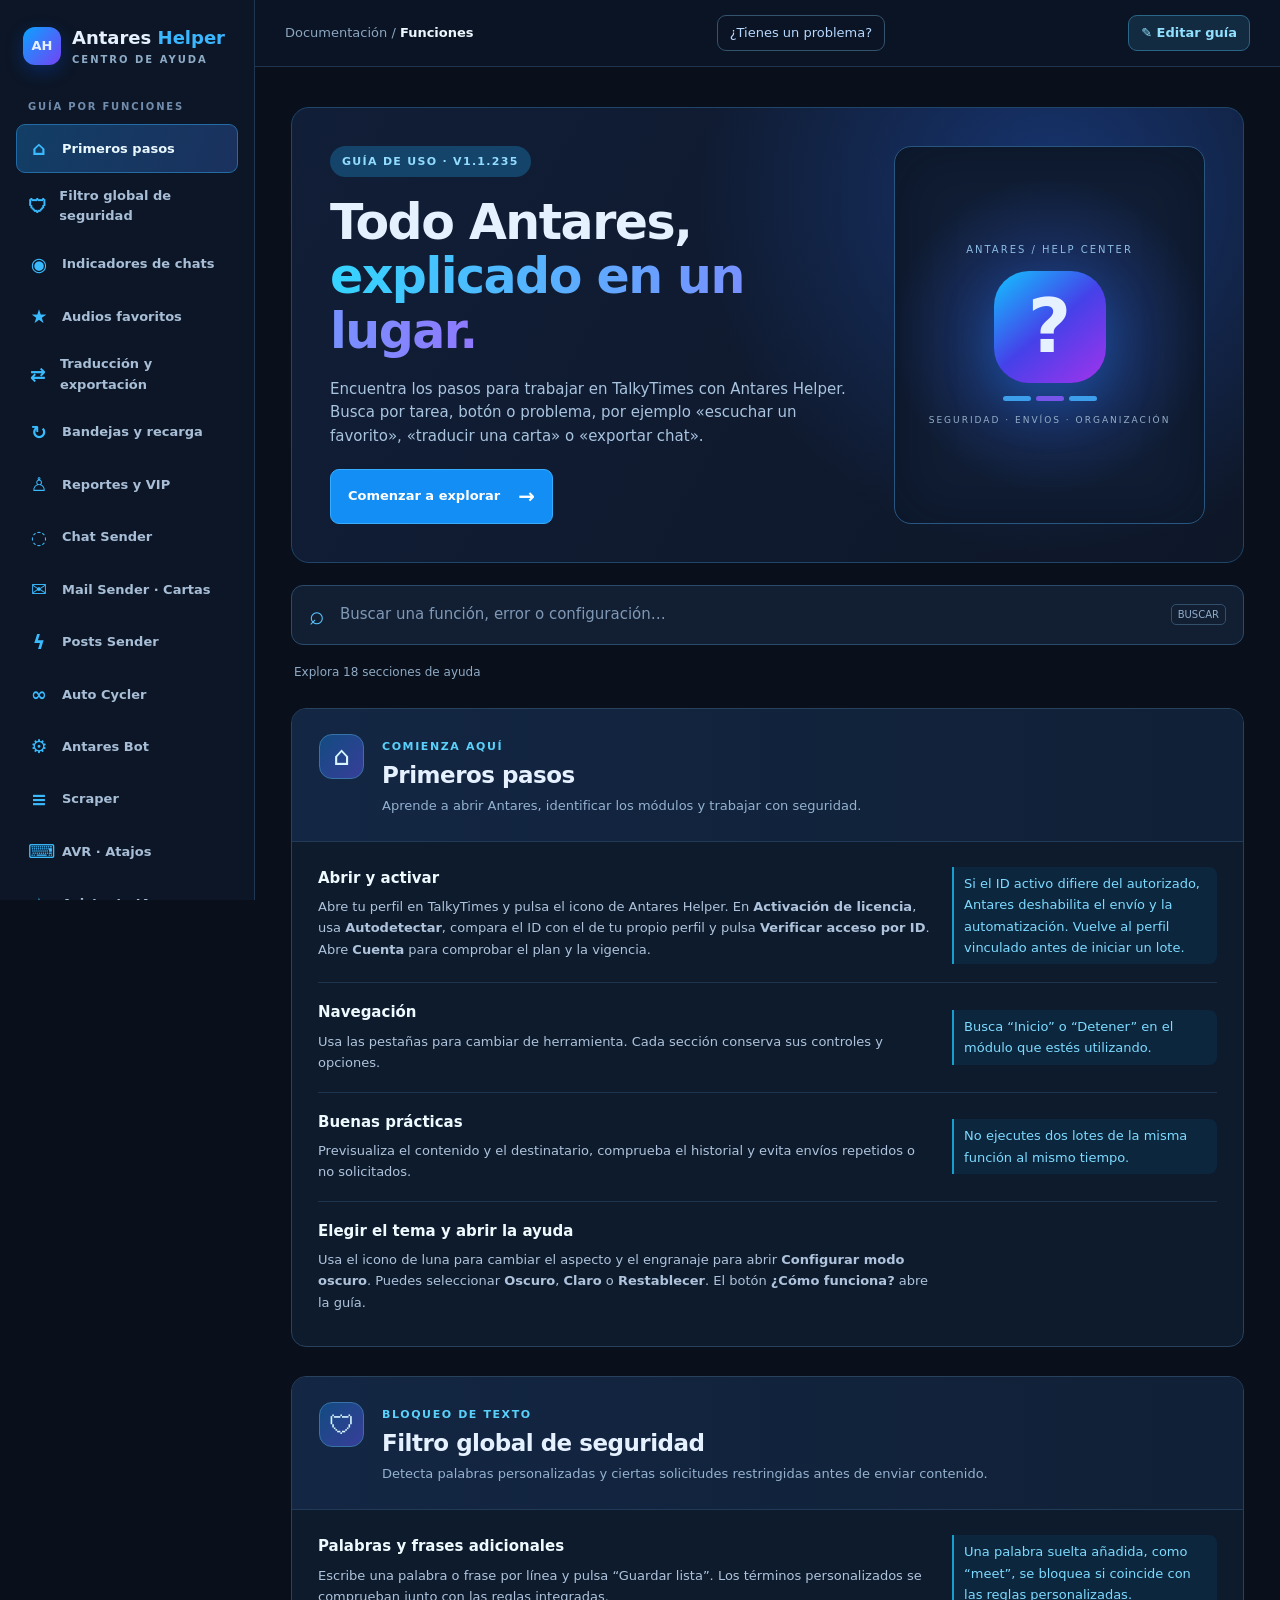
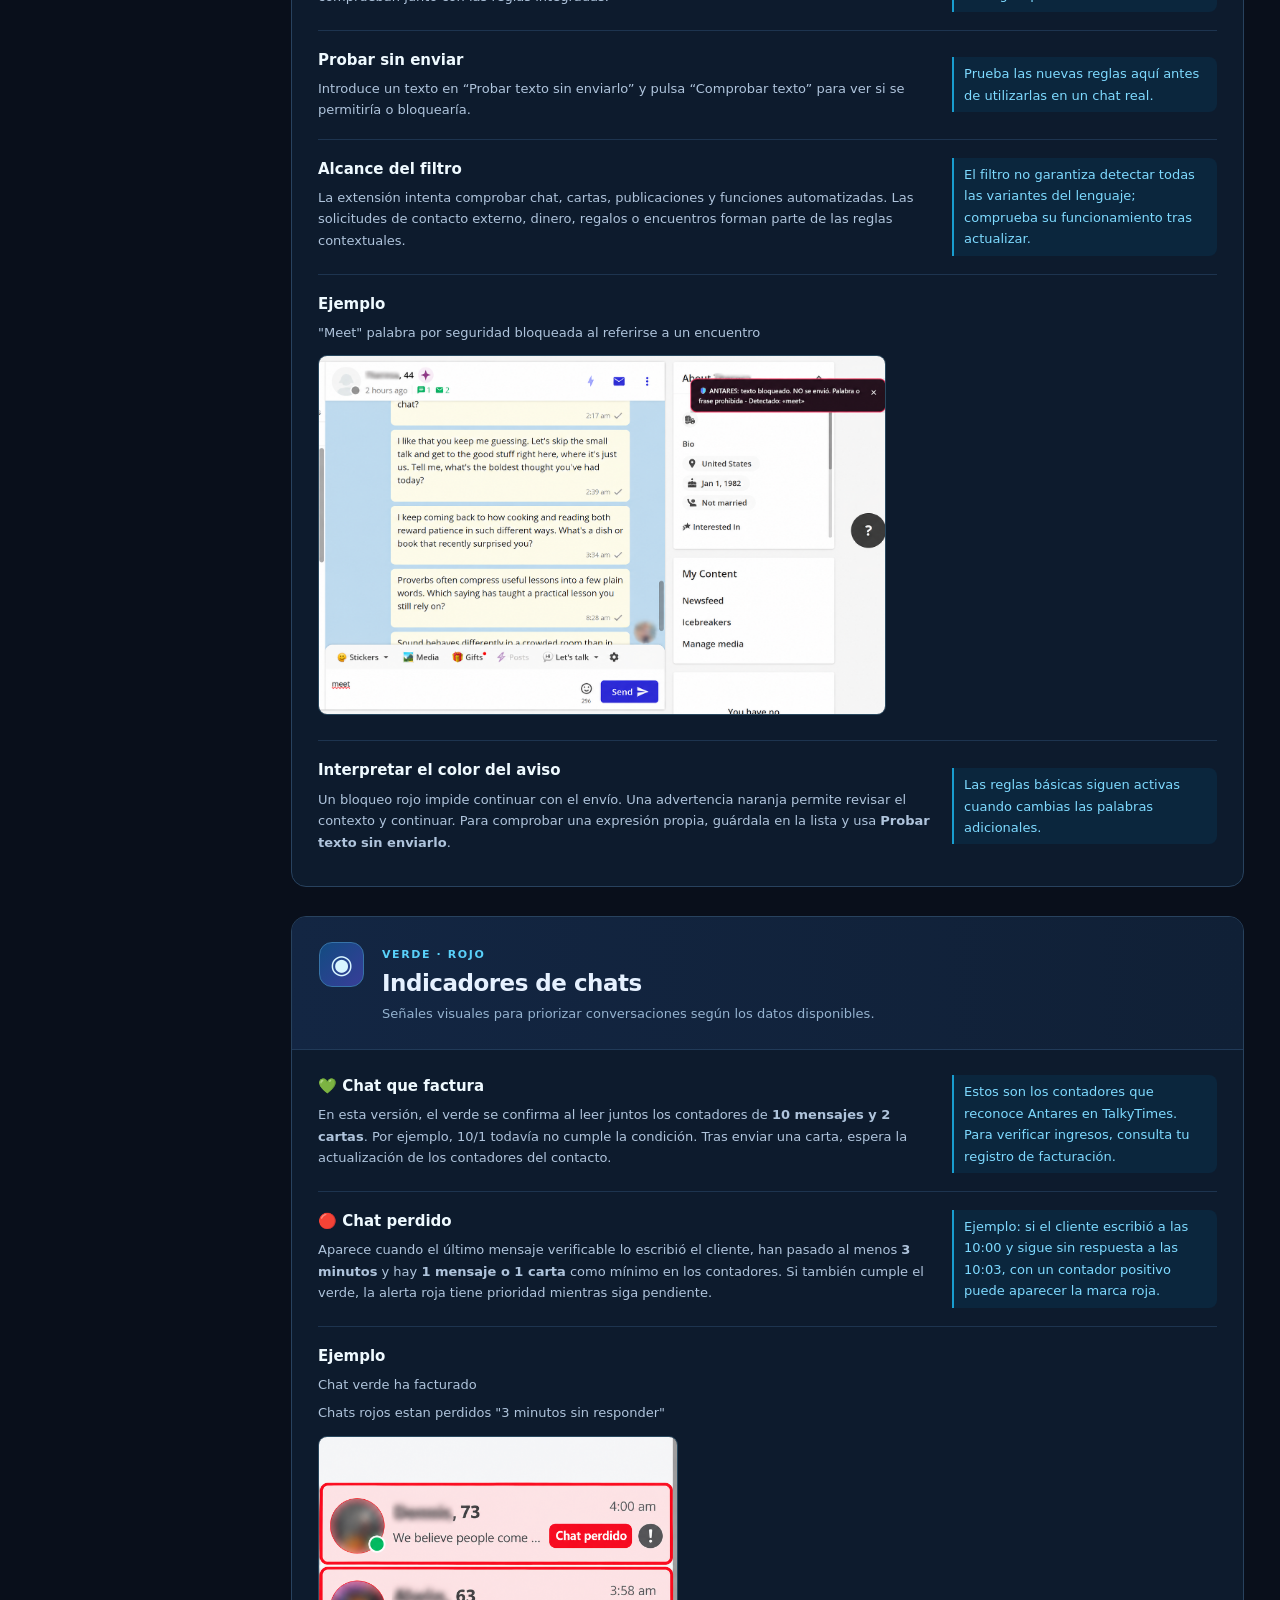
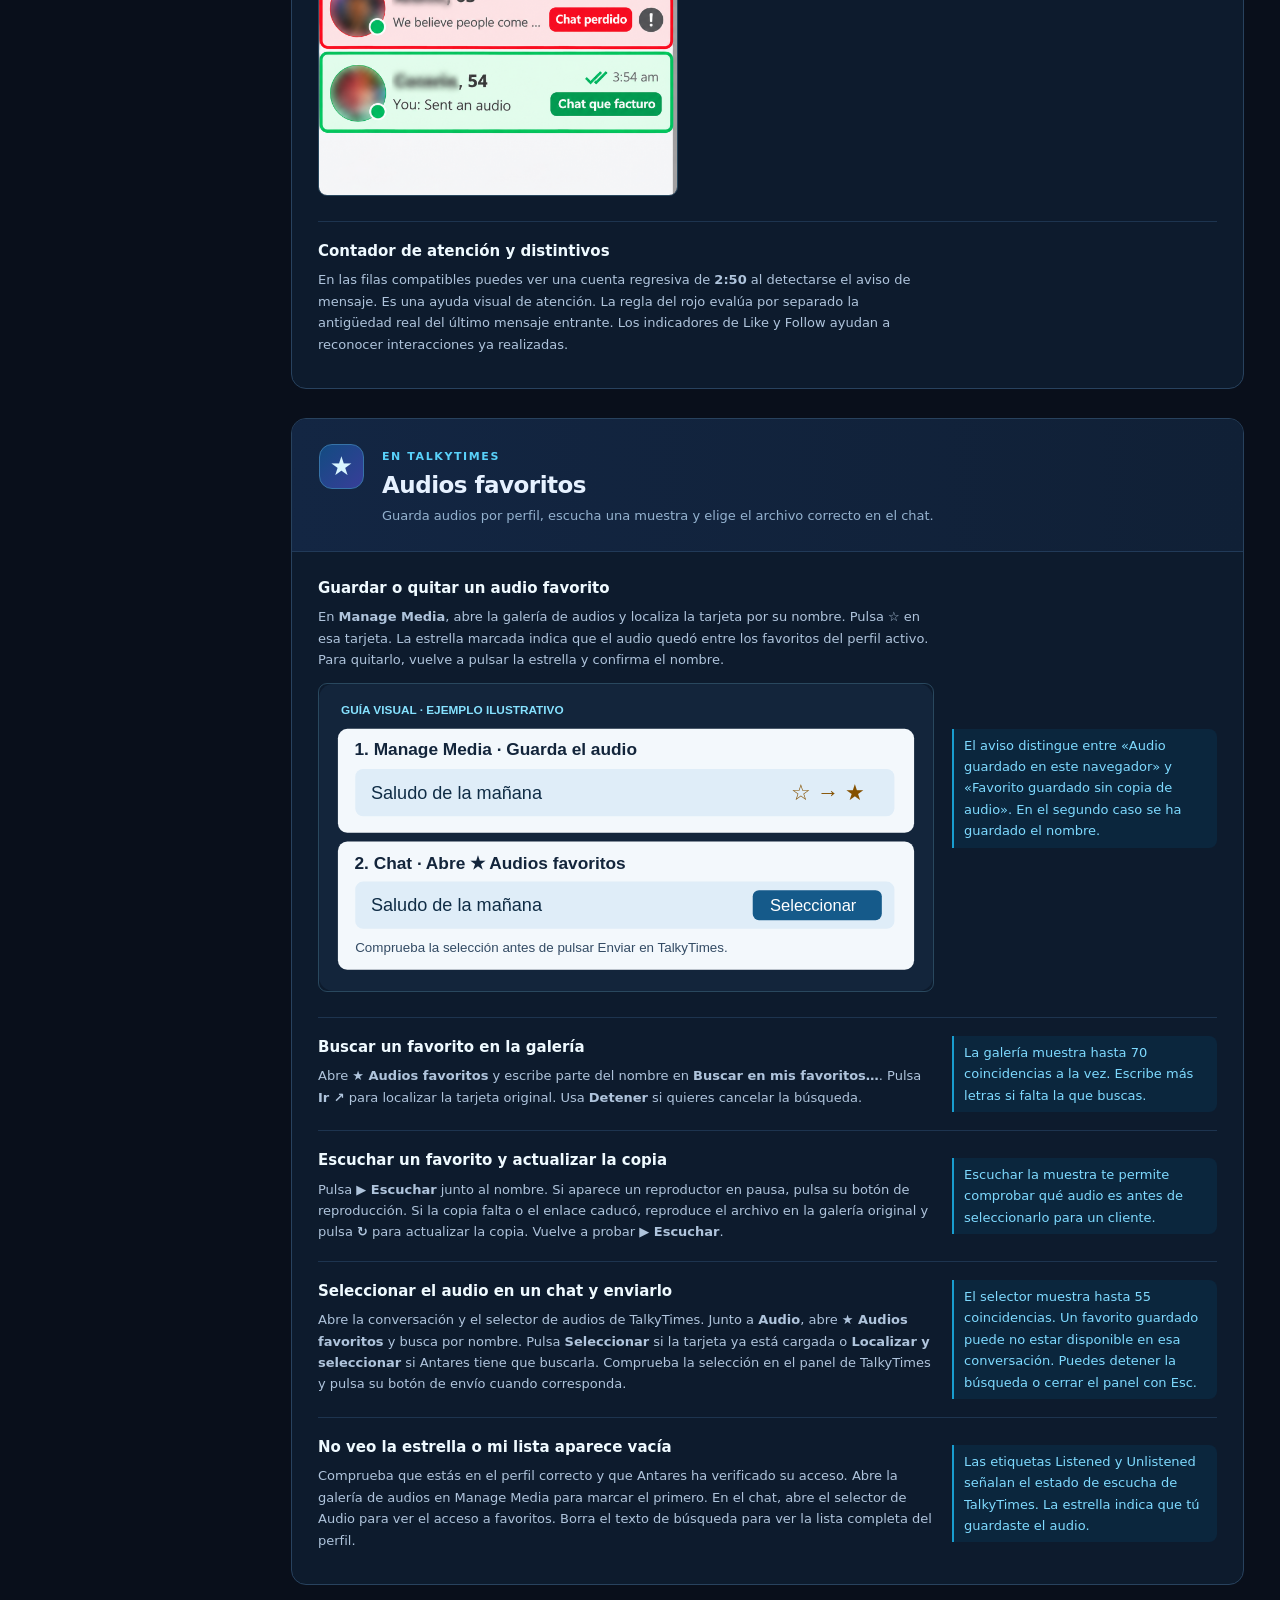
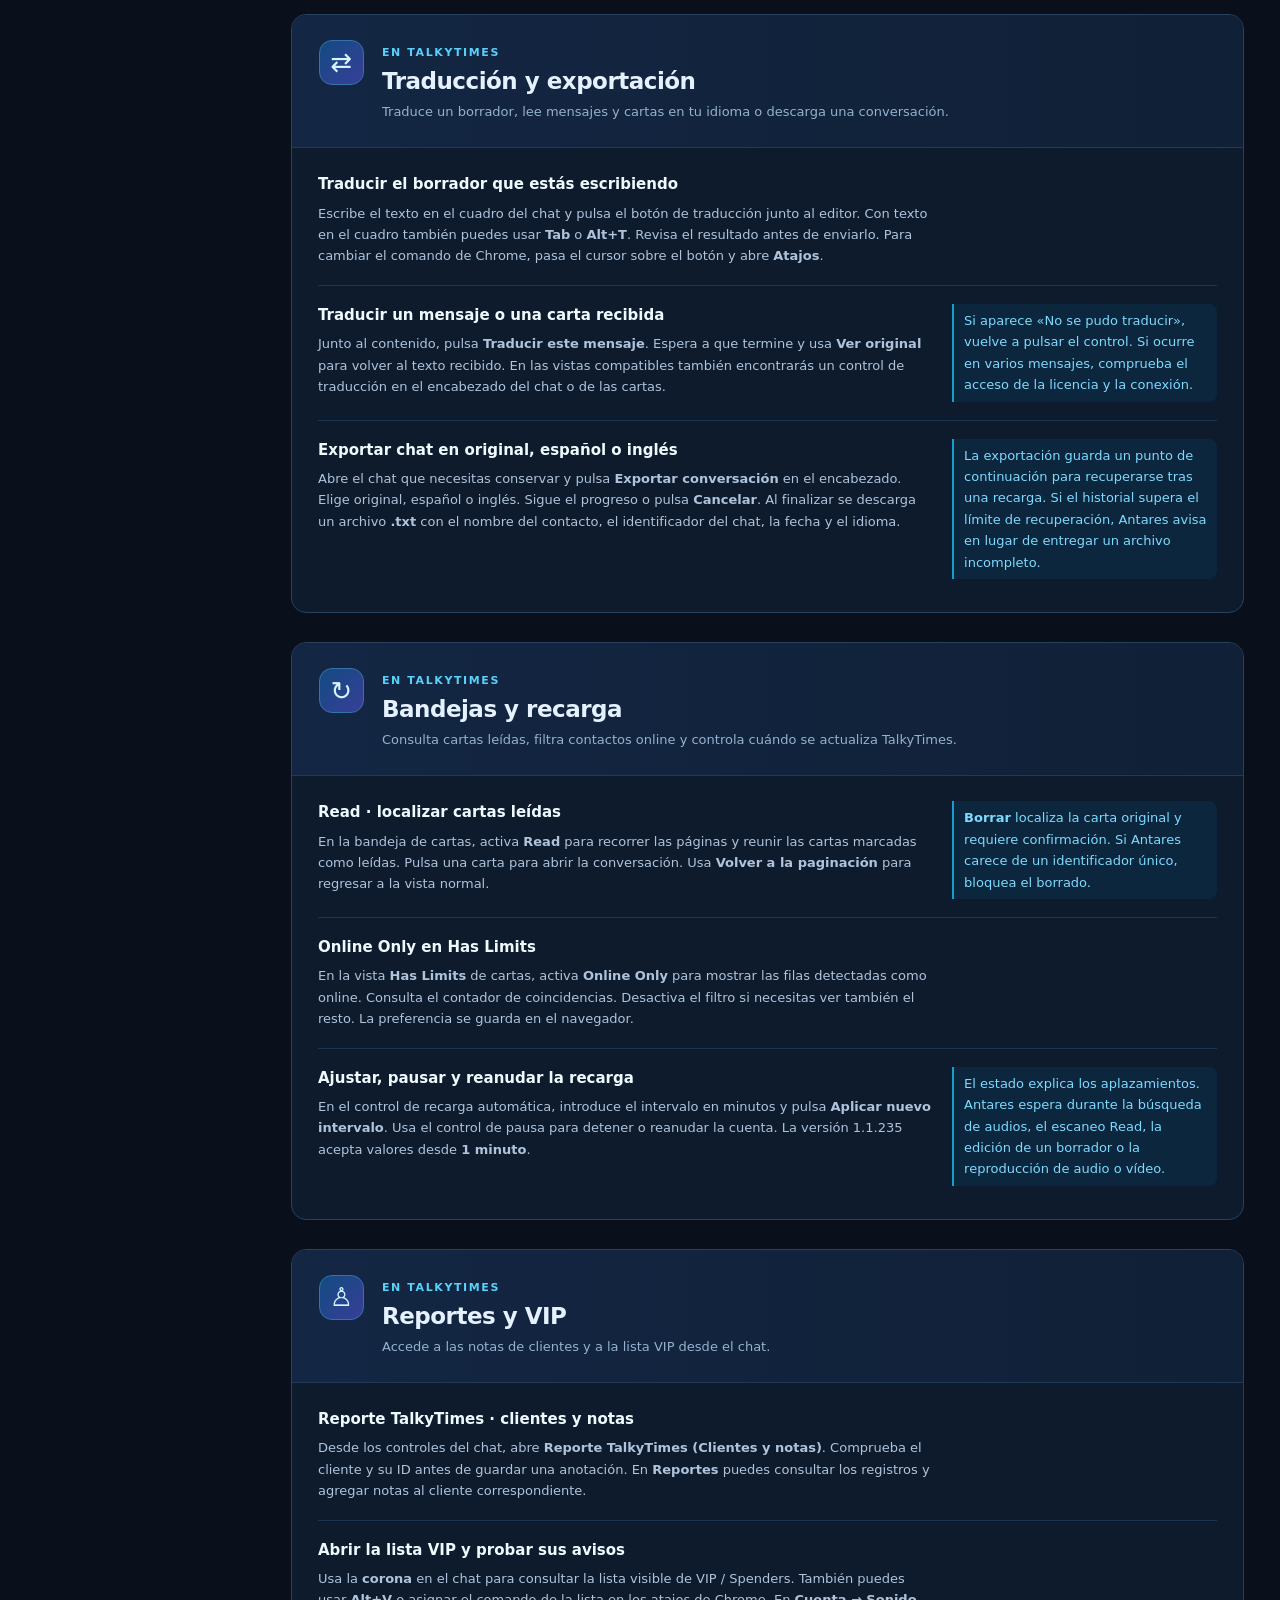
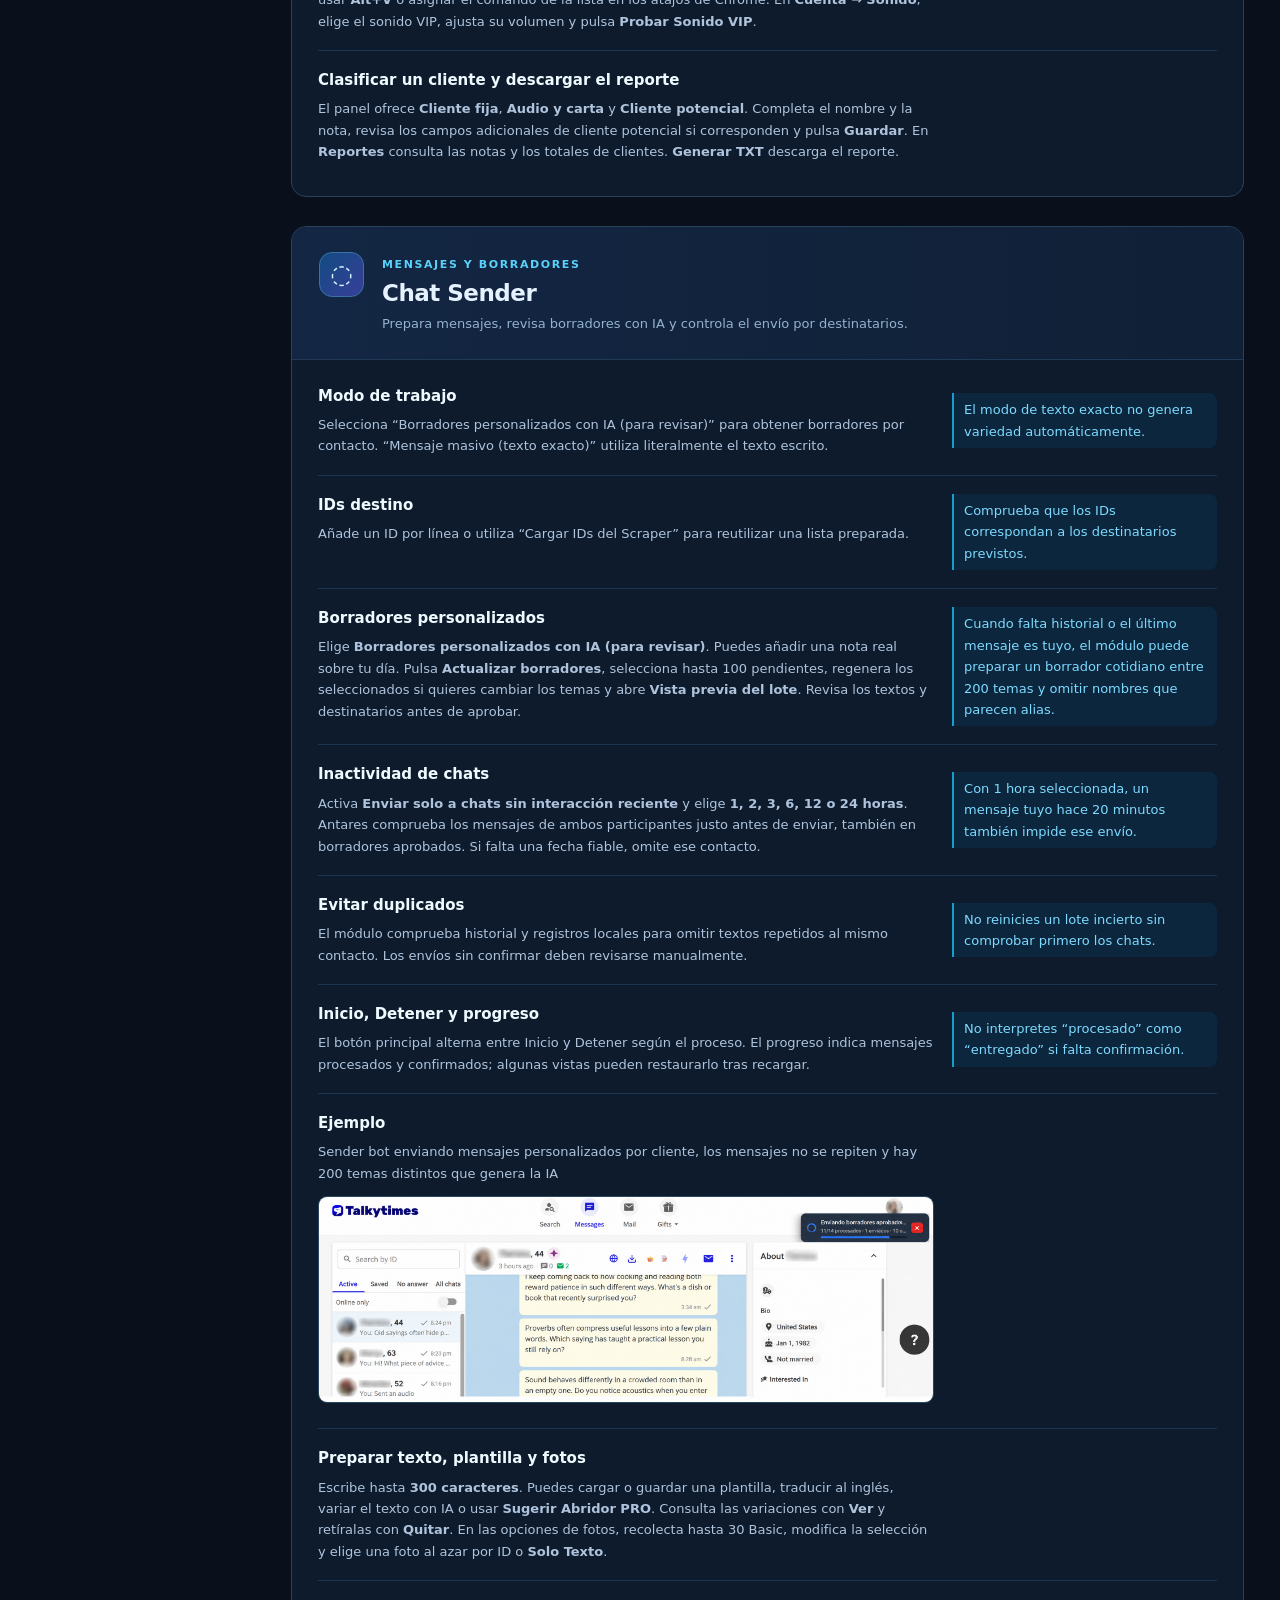
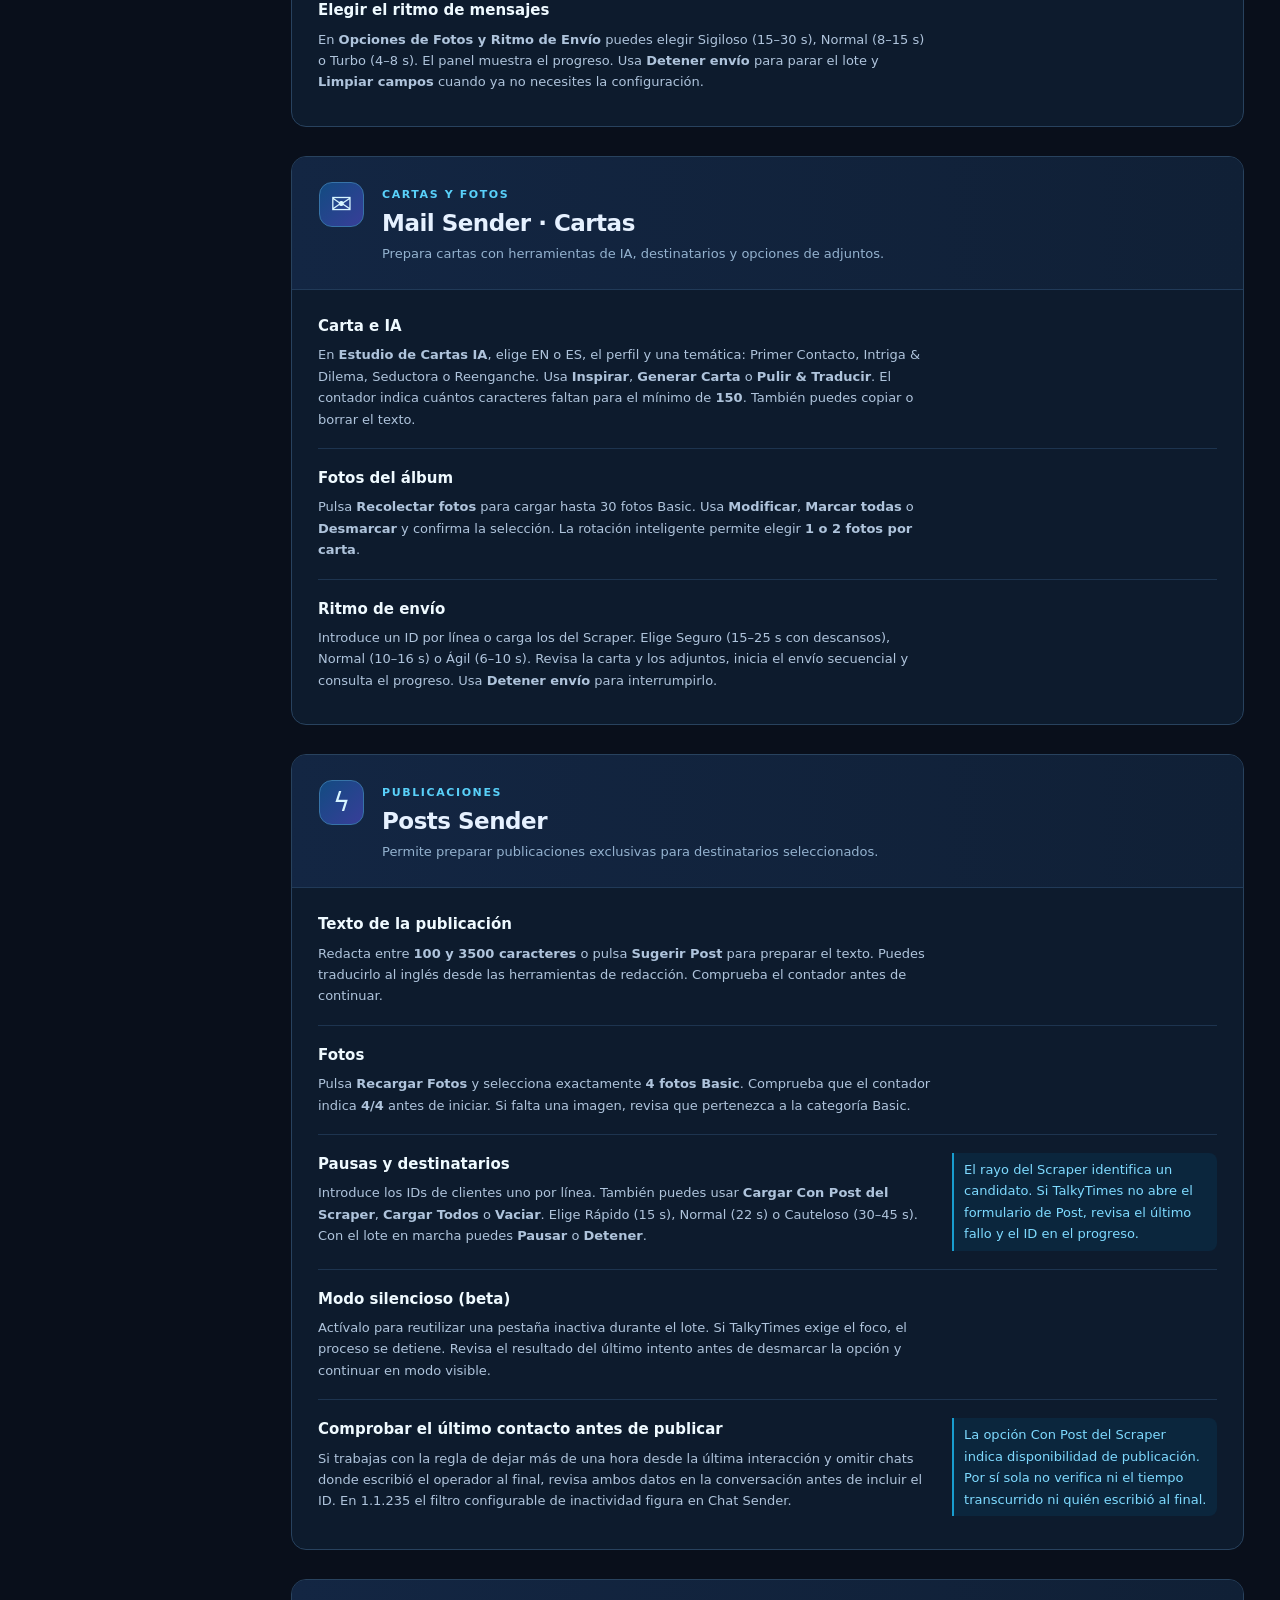
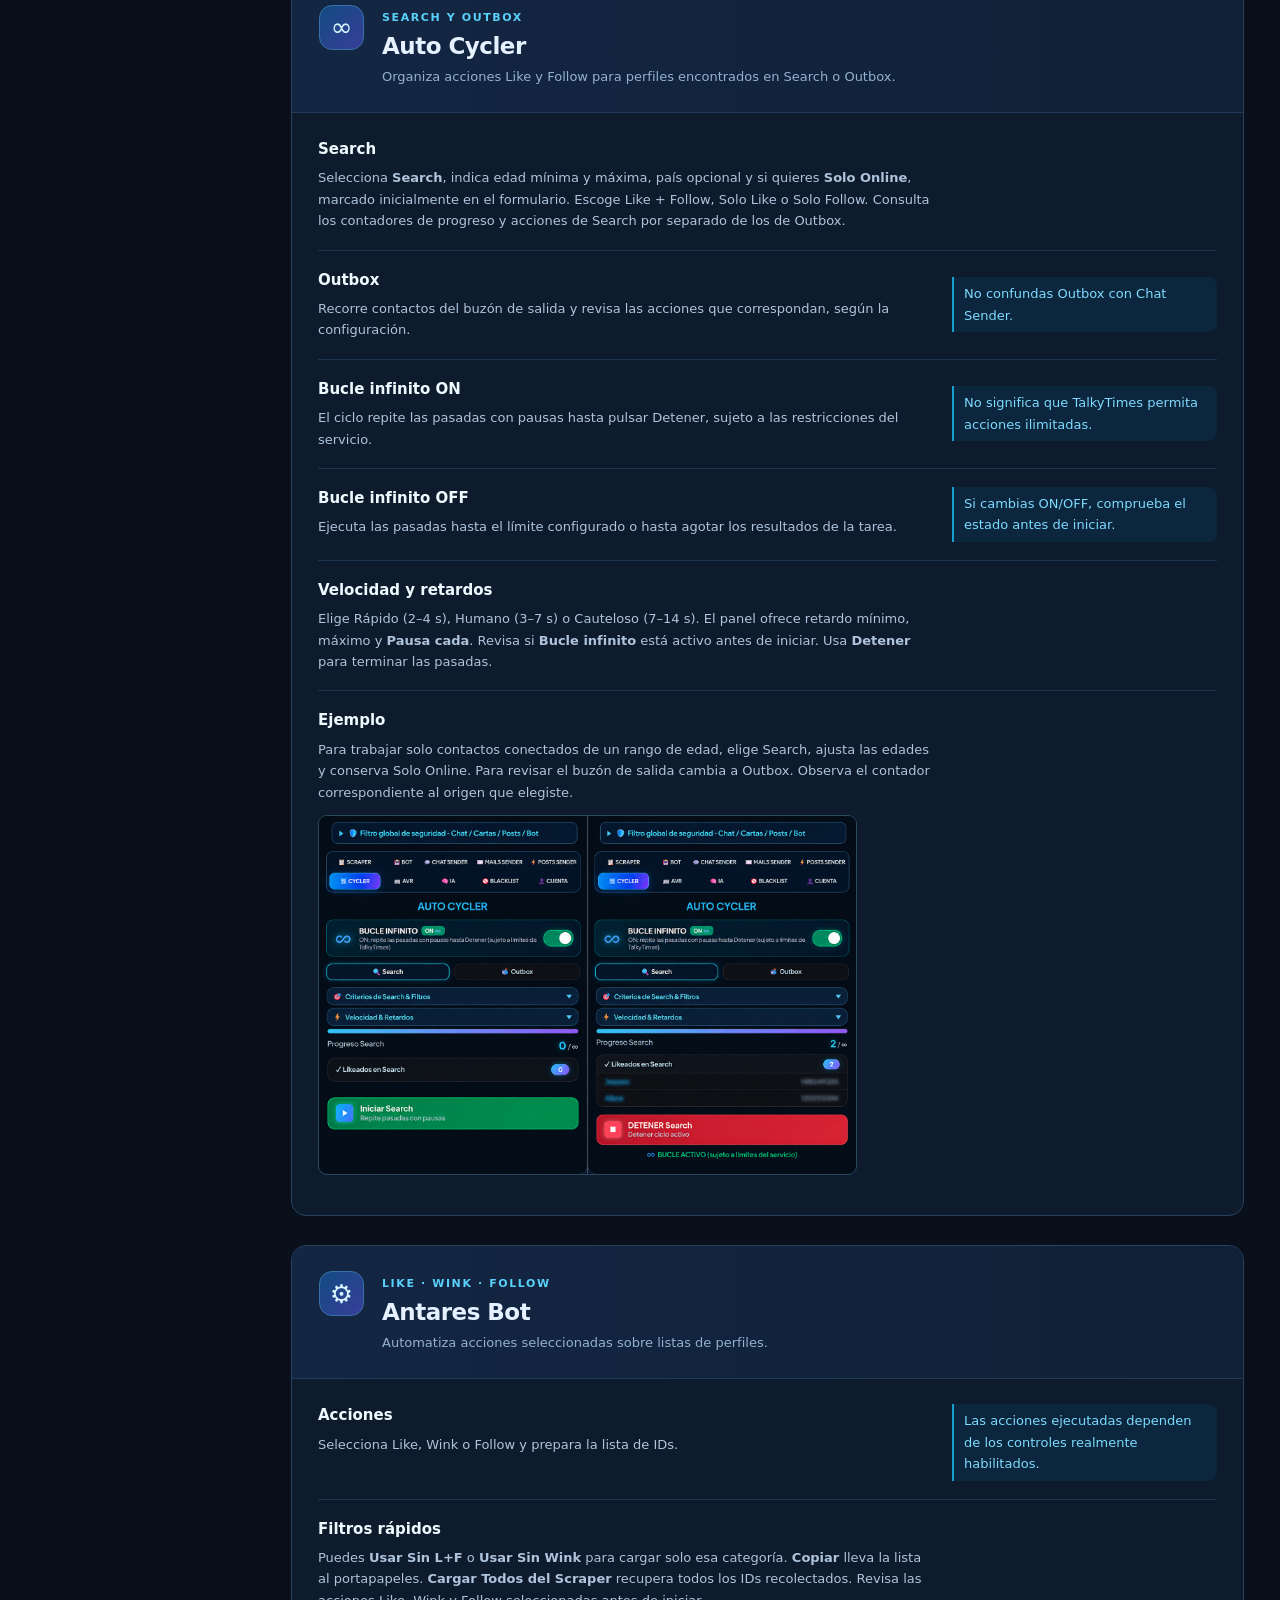
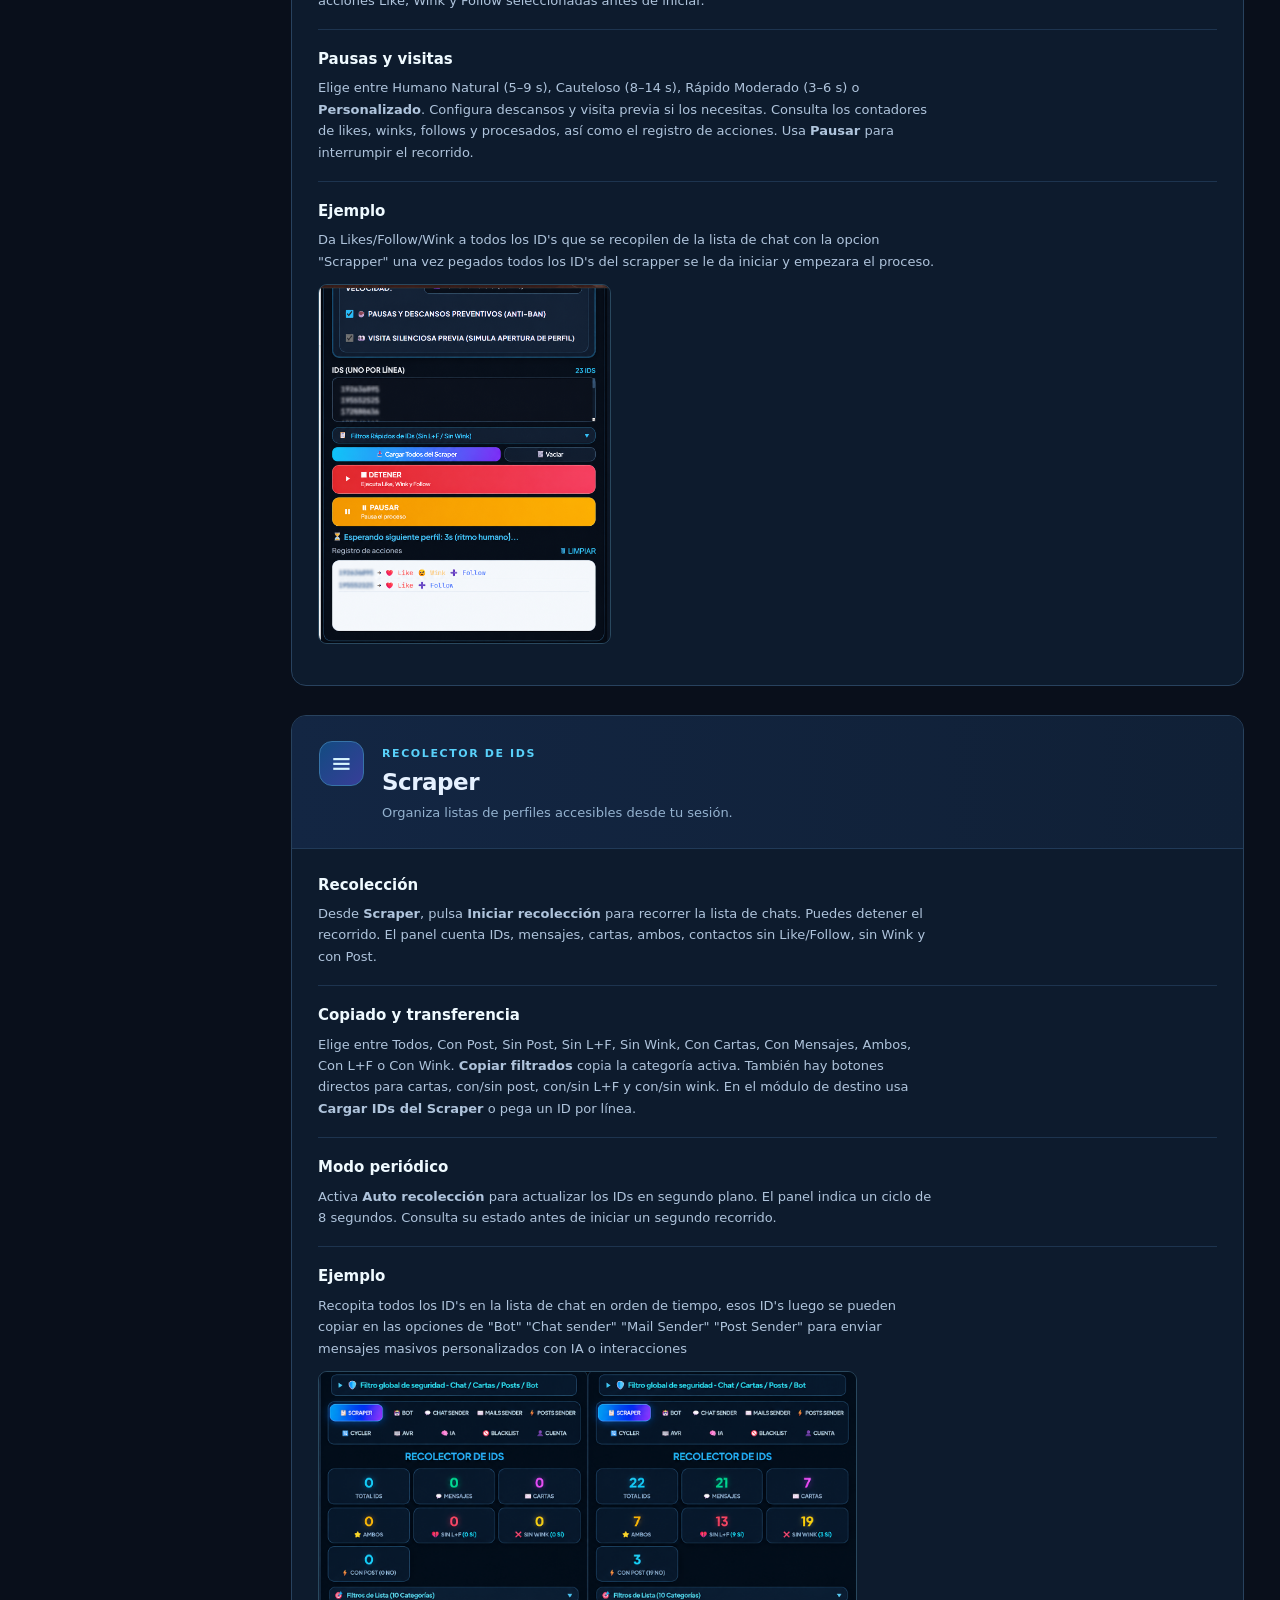
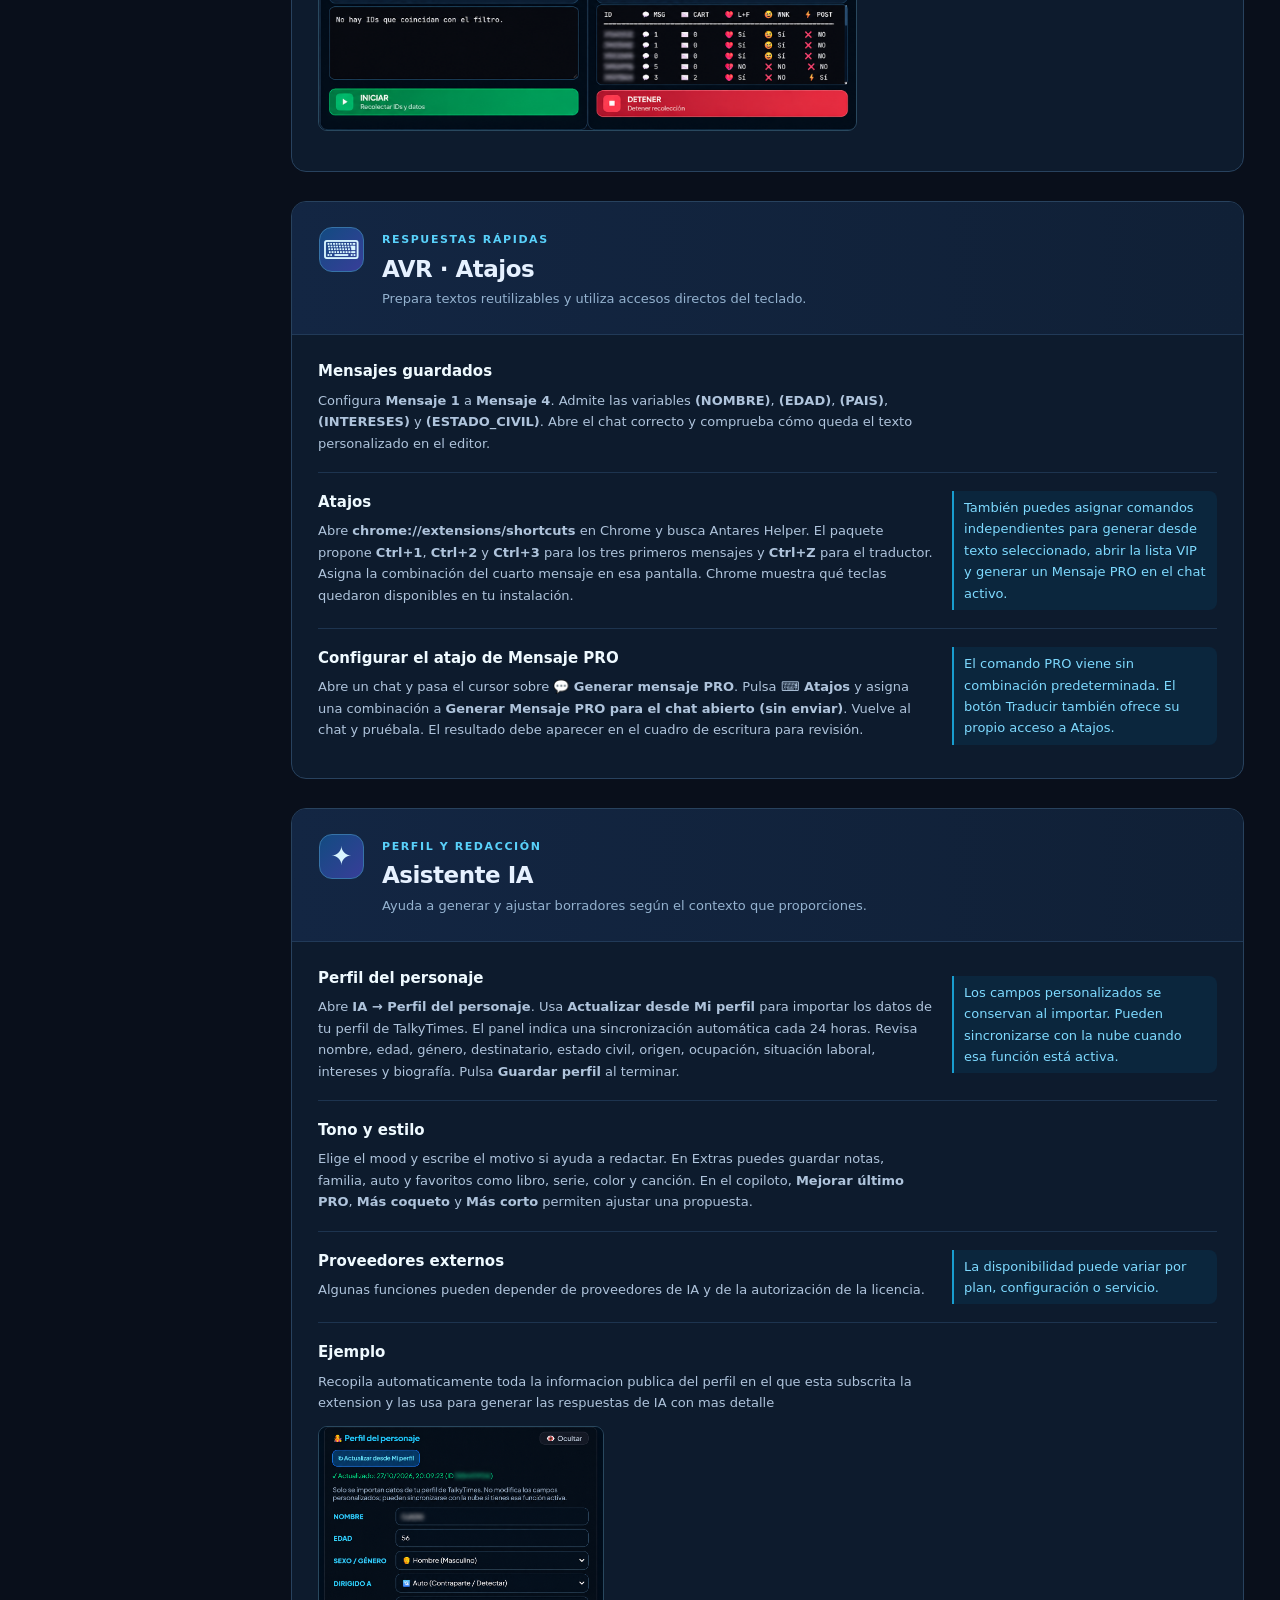
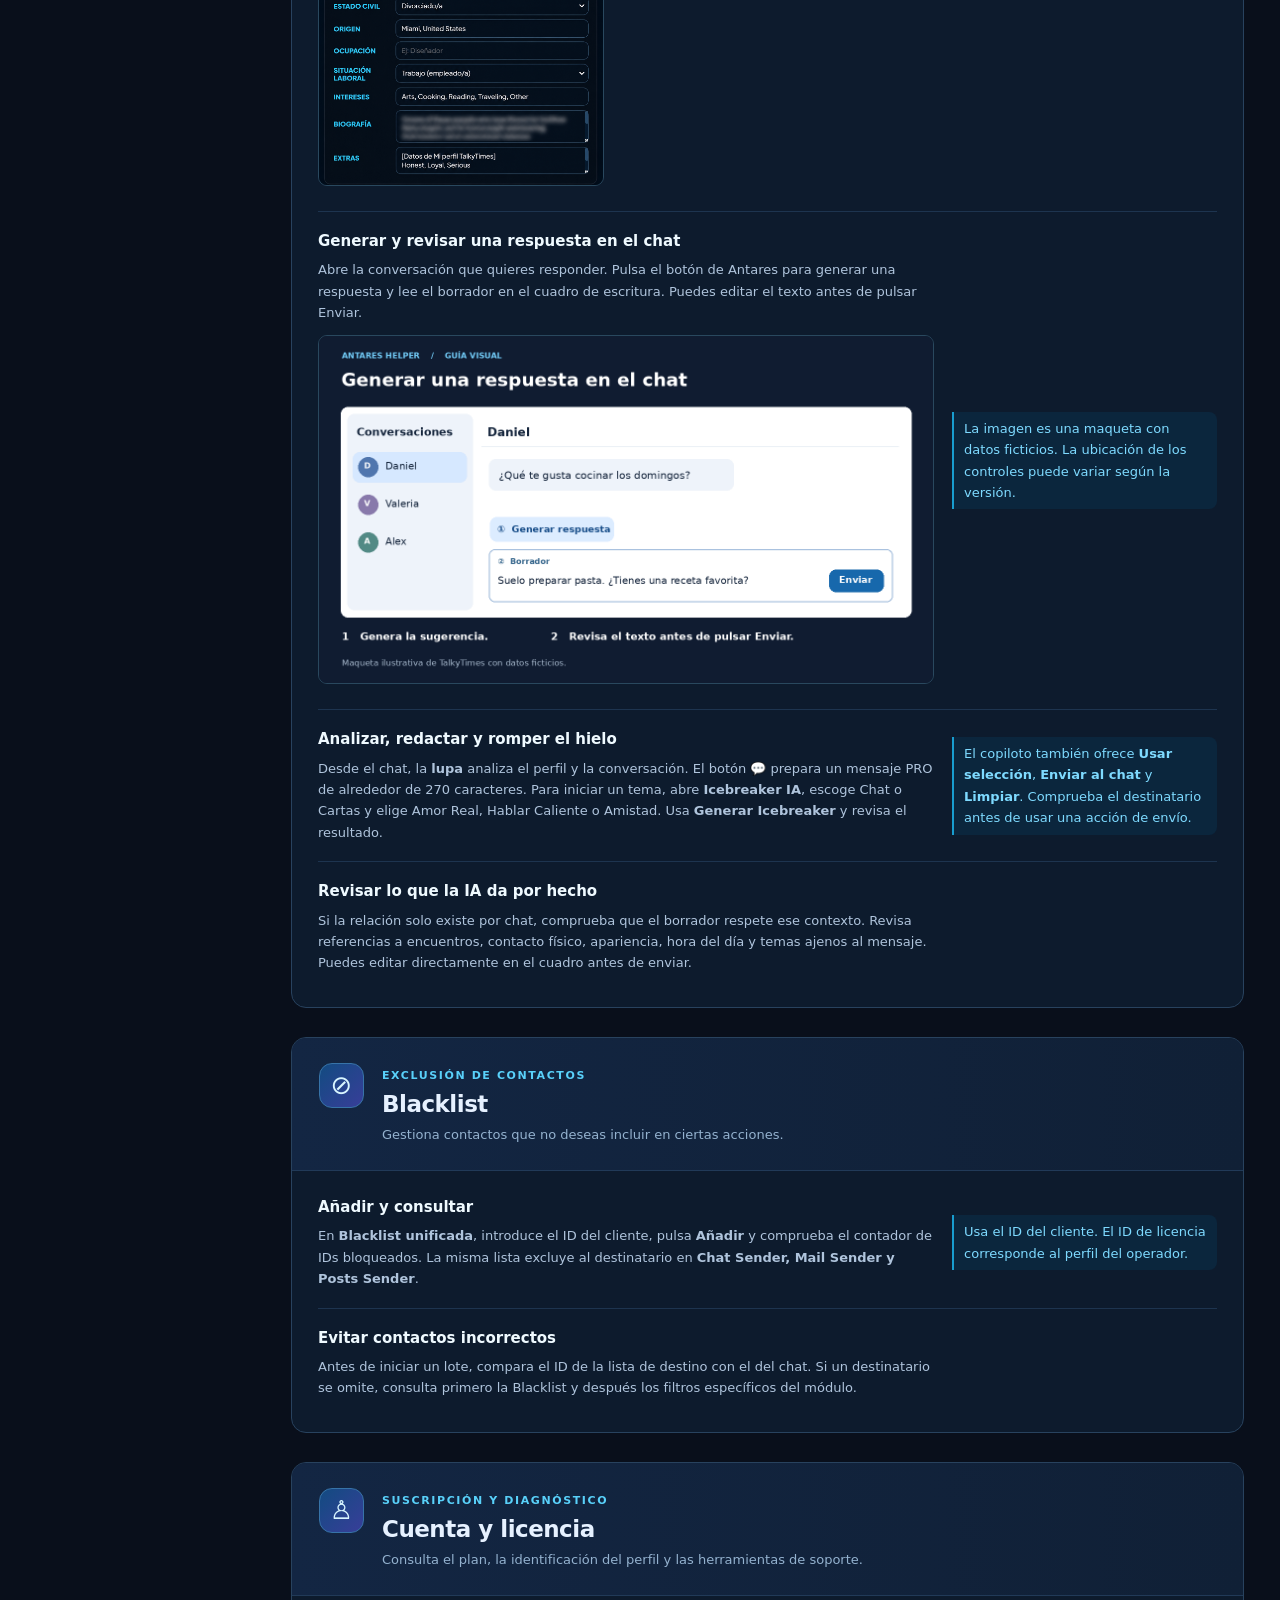
<file: index.html>
<!DOCTYPE html>

<html lang="es"><head><meta charset="utf-8"/><meta content="width=device-width, initial-scale=1" name="viewport"/>
<meta content="Guía de uso de Antares Helper: filtros, colores de chats, Chat Sender, cartas, publicaciones, Cycler, IA, atajos y solución de problemas." name="description"/>
<meta content="dark" name="color-scheme"/><title>Centro de Ayuda · Antares Helper</title><link href="styles.css" rel="stylesheet"/></head>
<body><div class="page-shell"><aside class="sidebar" id="sidebar"><div class="brand"><span class="logo">AH</span><div><strong>Antares <em>Helper</em></strong><small>CENTRO DE AYUDA</small></div></div>
<div class="side-head">GUÍA POR FUNCIONES</div><nav aria-label="Secciones de ayuda" id="navSections"></nav><div class="side-foot">Guía de uso · Antares Helper</div></aside>
<main class="main"><div class="topbar"><button aria-controls="sidebar" aria-expanded="false" aria-label="Abrir menú" class="mobile-nav" id="menuBtn">☰</button><div class="top-name">Documentación / <strong>Funciones</strong></div><a class="outline-link" href="#errores">¿Tienes un problema?</a><a class="edit-link" href="/admin/" title="Acceso para editores autorizados">✎ Editar guía</a></div>
<div class="inner"><div class="hero"><div class="hero-copy"><div class="pill" id="heroTag">GUÍA DE USO · V1.1.235</div><h1 id="heroHeading">Todo Antares,<span>explicado en un lugar.</span></h1><p id="heroSummary">Aprende para qué sirve cada herramienta, cómo configurarla y qué comprobar antes de iniciar un proceso.</p><a class="primary-link" href="#inicio">Comenzar a explorar <span>→</span></a></div><div aria-hidden="true" class="hero-design"><div class="visual-pill">ANTARES / HELP CENTER</div><div class="visual-symbol">?</div><div class="visual-grid"><i></i><i></i><i></i></div><div class="visual-foot">SEGURIDAD · ENVÍOS · ORGANIZACIÓN</div></div></div>
<div class="search-wrap"><span aria-hidden="true">⌕</span><input aria-label="Buscar contenido de ayuda" autocomplete="off" id="searchInput" placeholder="Buscar una función, error o configuración…" type="search"/><kbd>BUSCAR</kbd></div><div class="results-bar" id="resultBar">Cargando documentación…</div>
<div id="helpContent"></div><div class="empty" hidden="" id="emptyResults"><h2>Sin resultados</h2><p>Prueba otra palabra: “mensajes”, “borradores”, “verde”, “carta” o “filtro”.</p></div>
<div class="bottom-note"><strong>Sobre esta guía</strong><p>La documentación describe las herramientas revisadas en el paquete de Antares Helper 1.1.235. Su disponibilidad depende de la licencia y configuración. Las funciones pueden necesitar validación con la versión actual de TalkyTimes. Esta página no ofrece garantías de entrega de mensajes, ingresos o ausencia de restricciones de la plataforma.</p></div>
<section class="extension-only" hidden="" id="externalConfig"><h2>Configurar enlace web desde Antares</h2><p>Cuando publiques este sitio, pega su dirección HTTPS aquí. El botón «Ayuda» de la extensión abrirá ese sitio; si dejas el campo vacío, continuará abriendo esta guía integrada.</p>
<div class="config-row"><input aria-label="Dirección de ayuda externa" id="externalUrl" placeholder="https://nombre-del-sitio.netlify.app/" type="url"/><button id="saveExternalUrl">Guardar enlace</button></div><p class="config-msg" id="saveResult" role="status"></p></section>
<footer>© 2026 Antares Helper · Manual de funciones · Sin formularios ni analítica propia</footer></div></main></div>
<script src="app.js"></script></body></html>
</file>
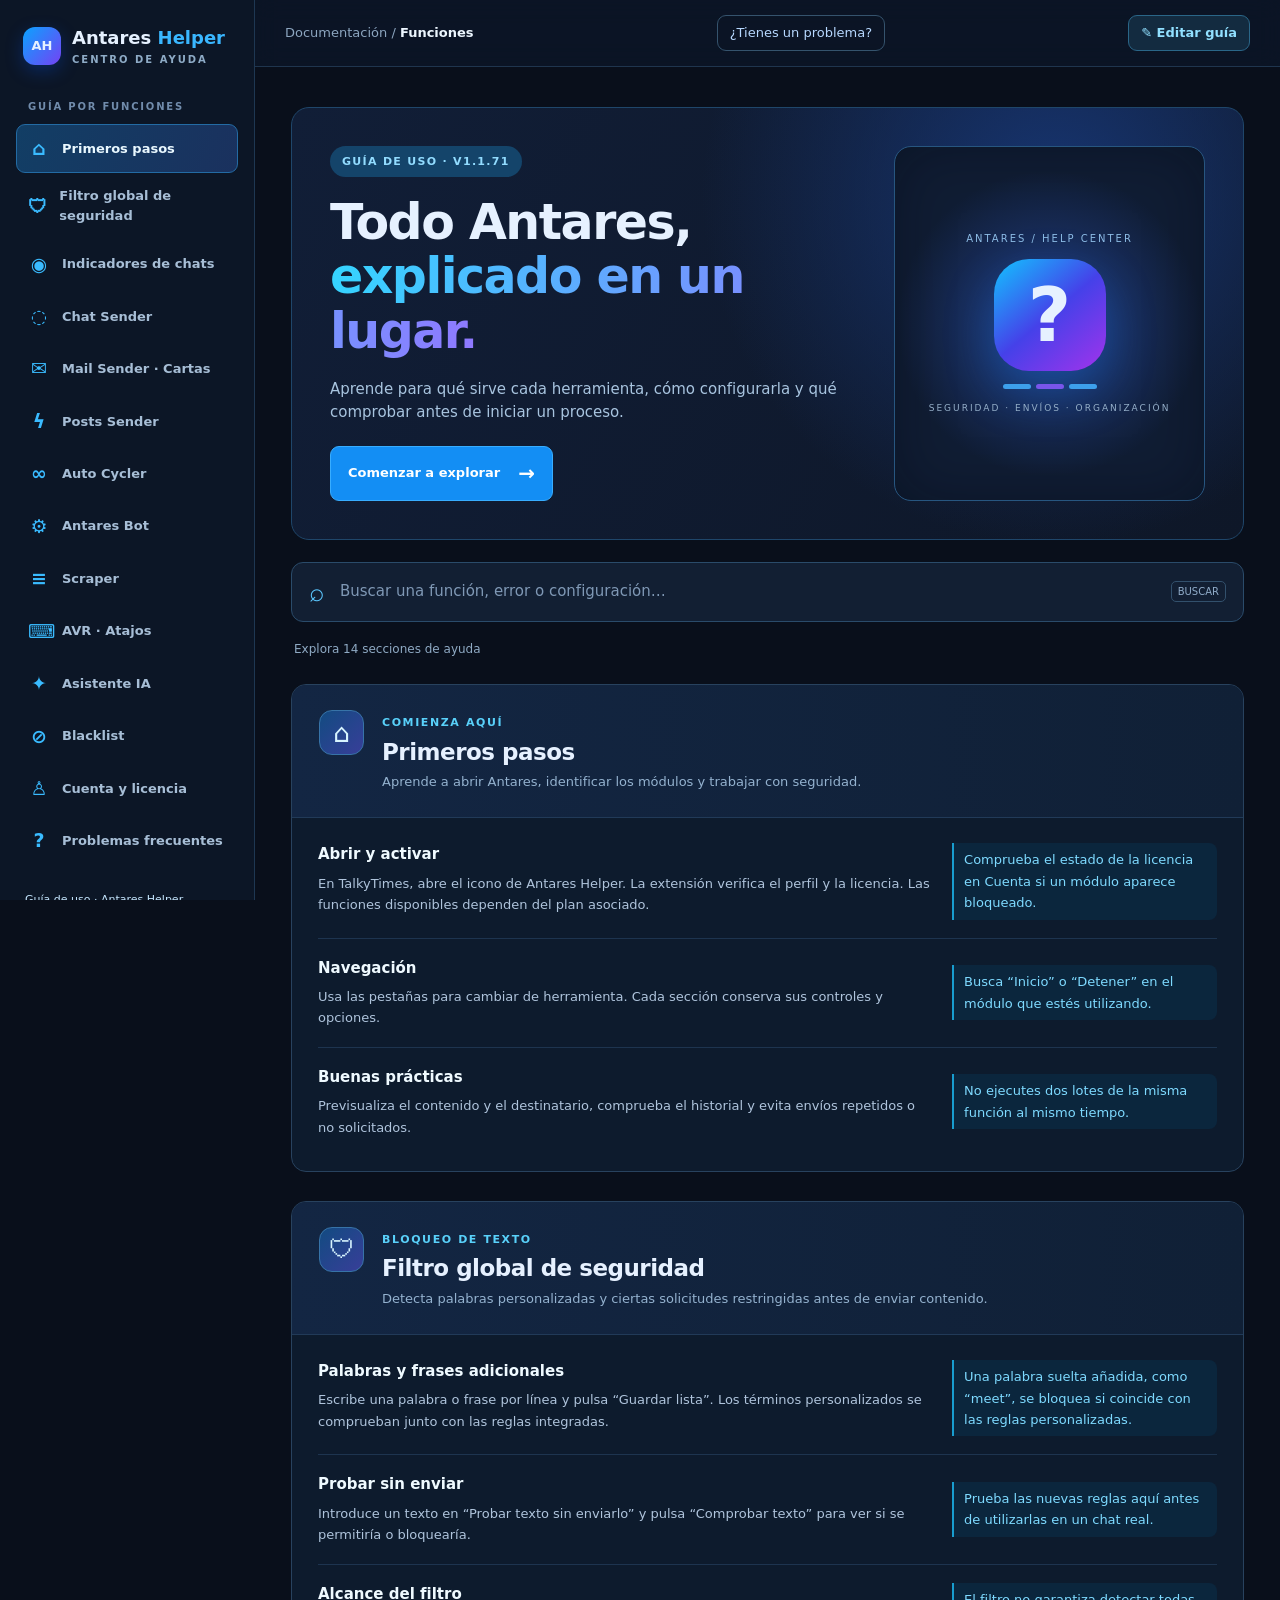
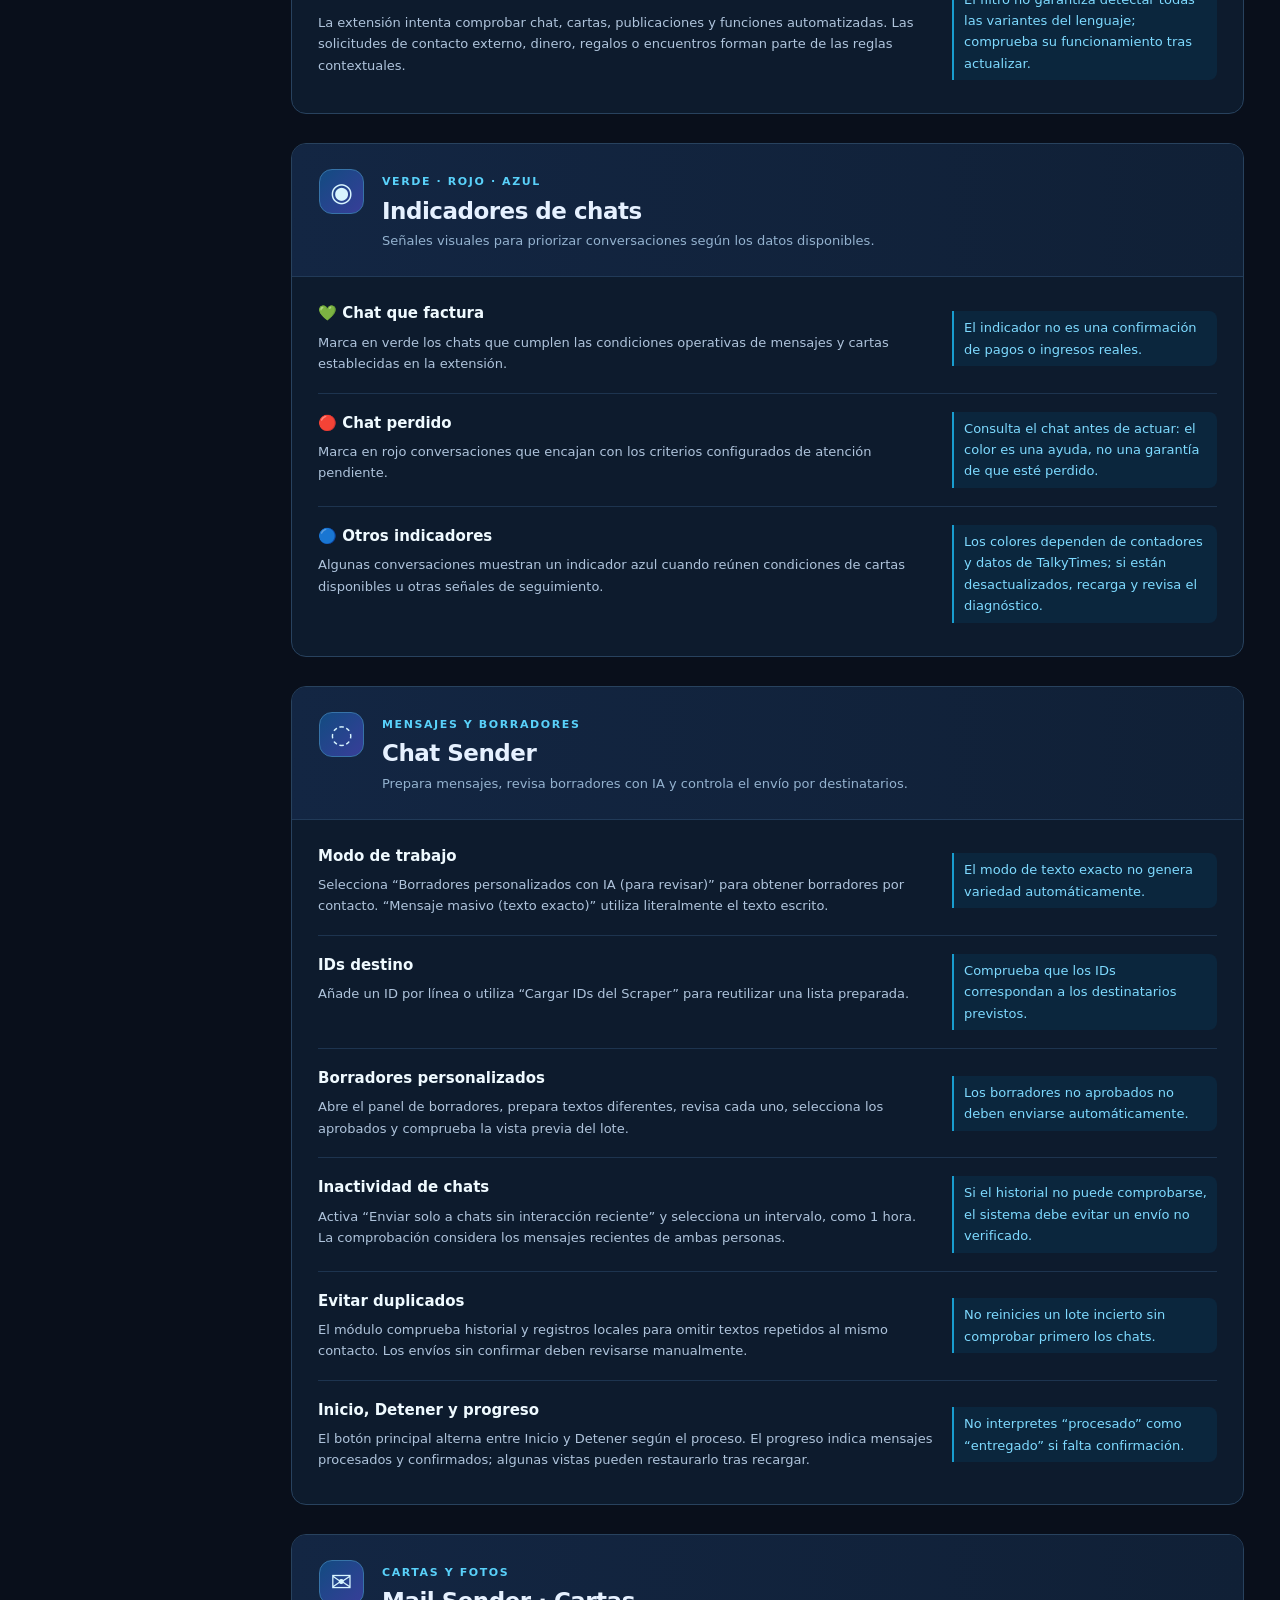
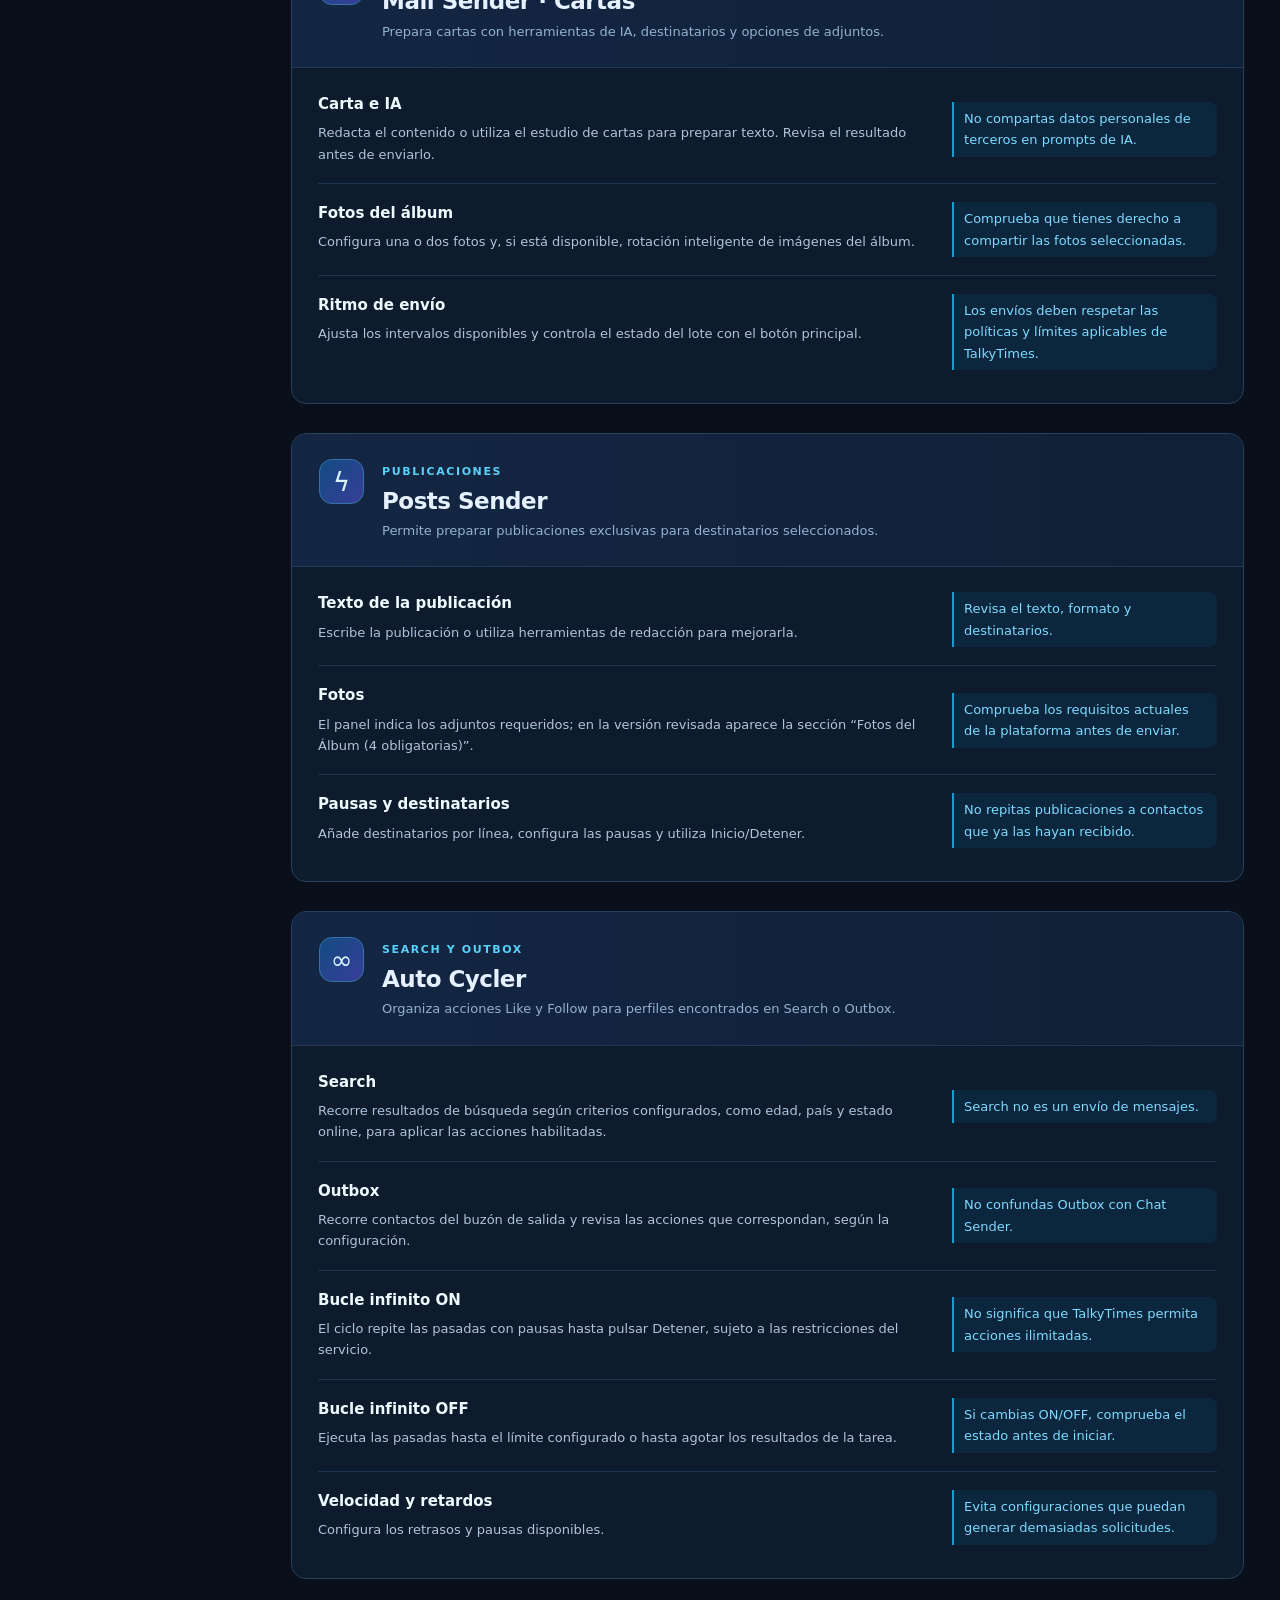
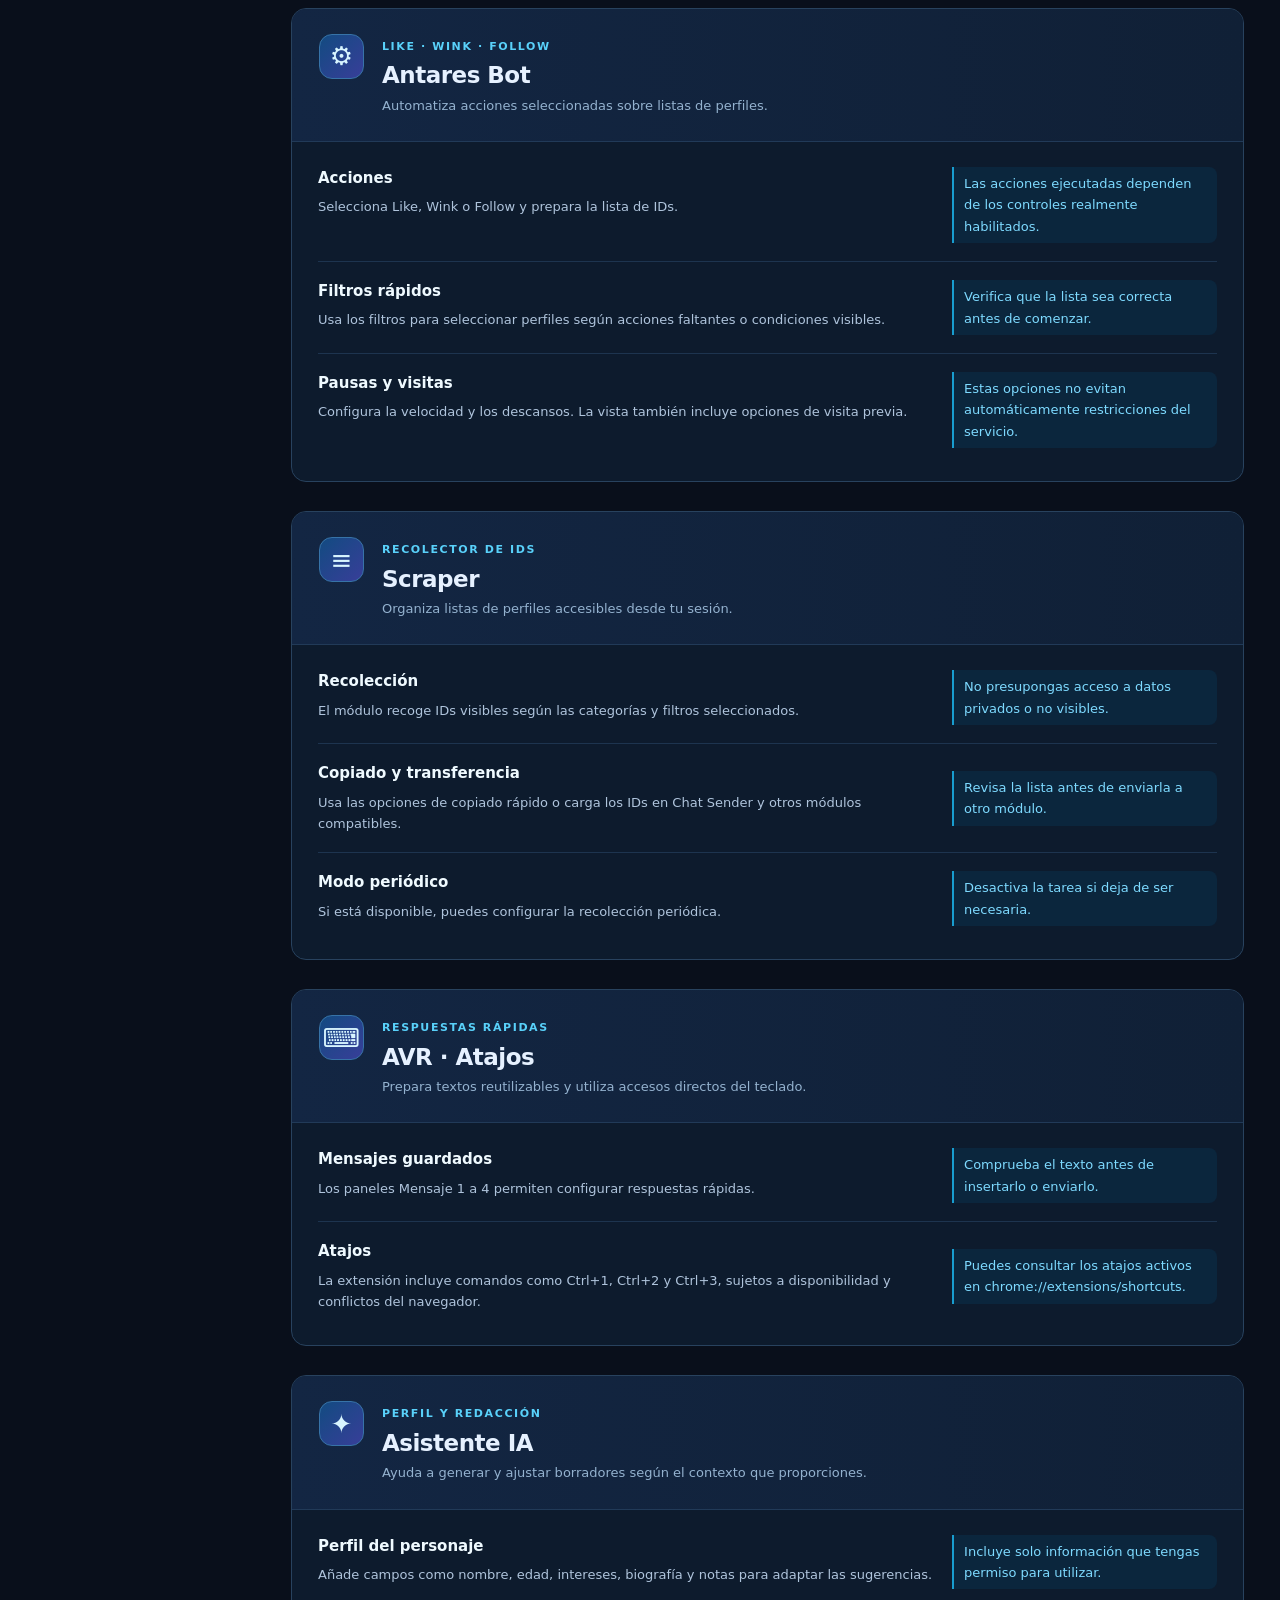
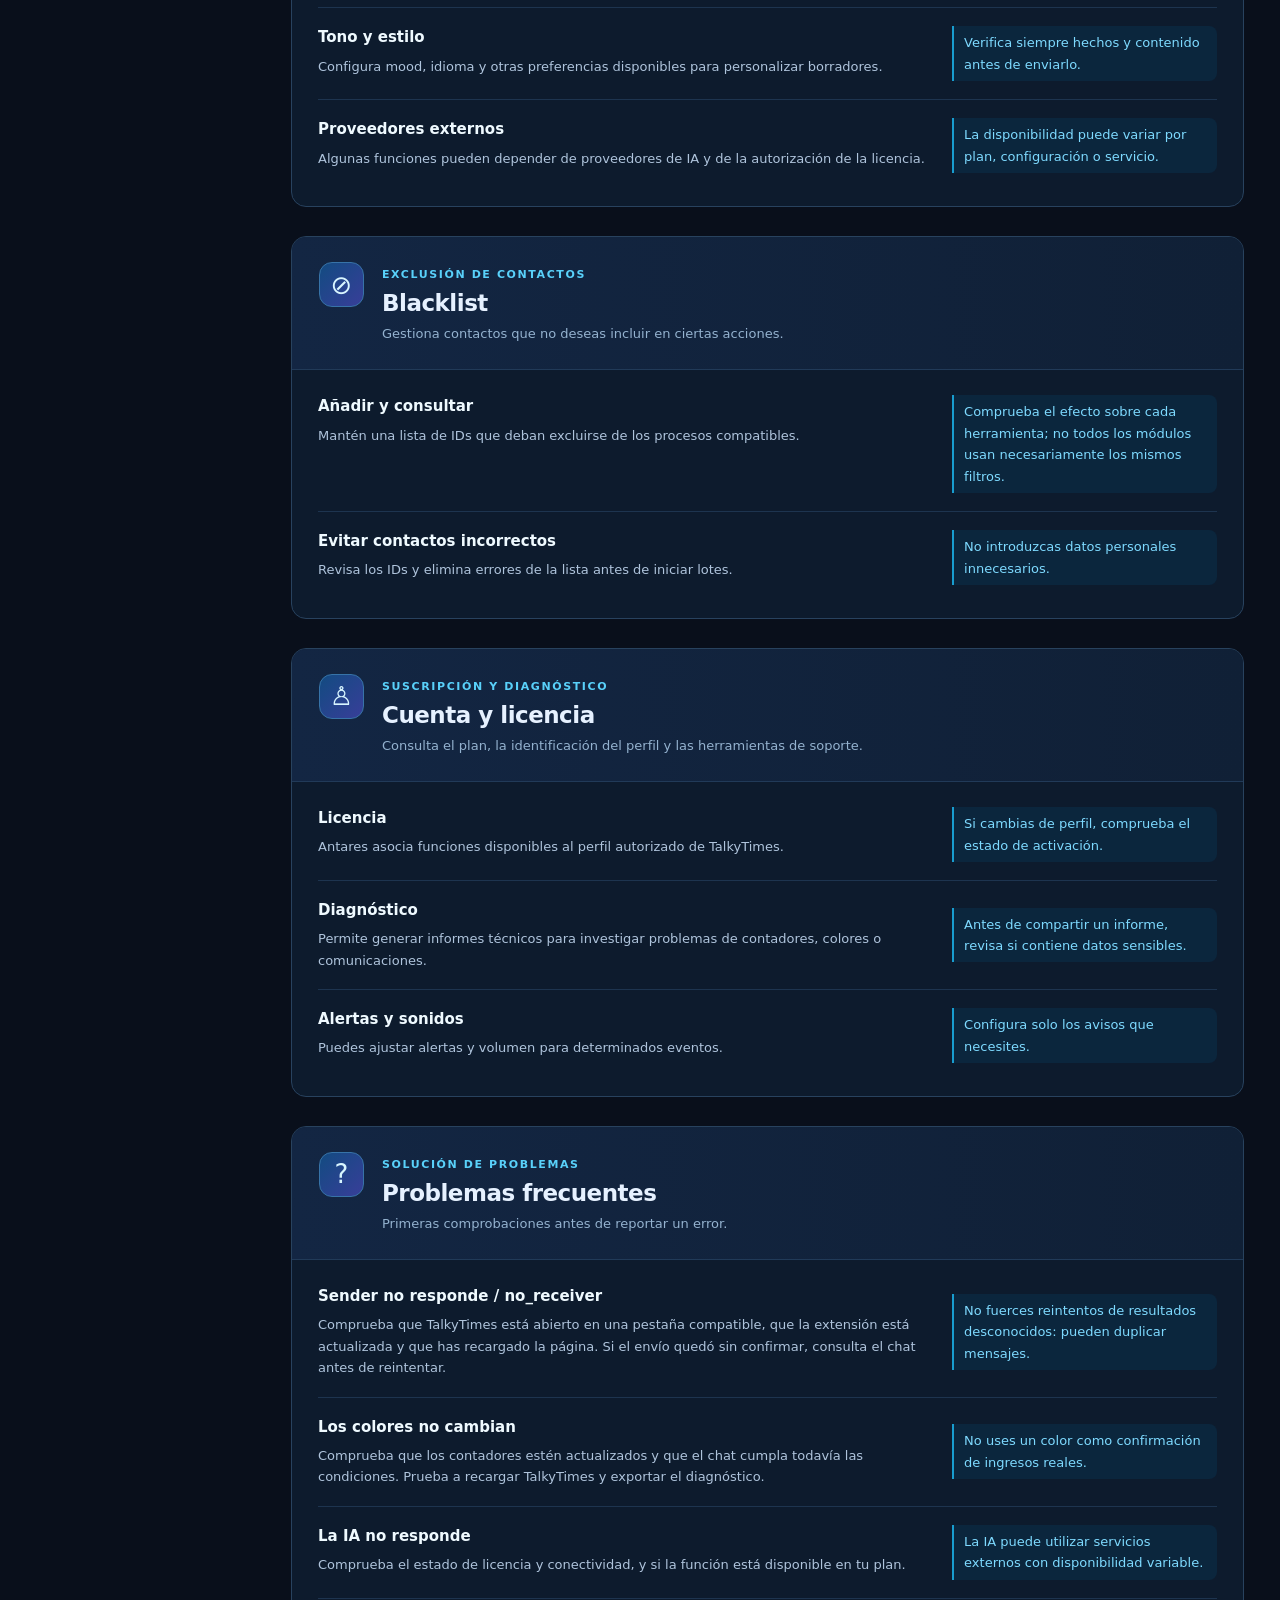
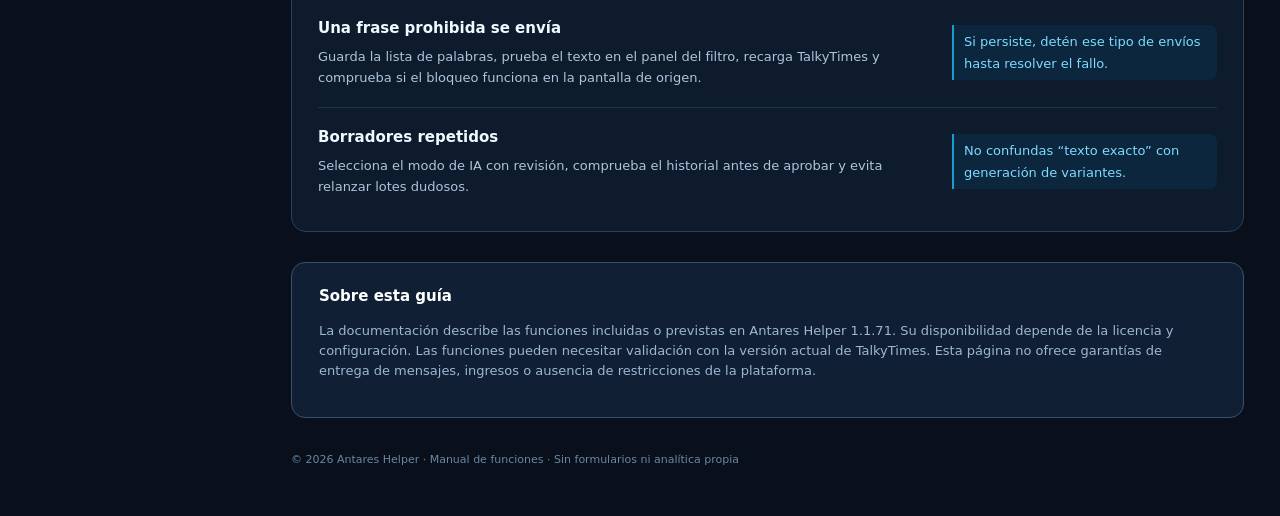
<file: Antares_Centro_de_Ayuda_GitHub_Listo_para_Subir/index.html>
<!DOCTYPE html>

<html lang="es"><head><meta charset="utf-8"/><meta content="width=device-width, initial-scale=1" name="viewport"/>
<meta content="Guía de uso de Antares Helper: filtros, colores de chats, Chat Sender, cartas, publicaciones, Cycler, IA, atajos y solución de problemas." name="description"/>
<meta content="dark" name="color-scheme"/><title>Centro de Ayuda · Antares Helper</title><link href="styles.css" rel="stylesheet"/></head>
<body><div class="page-shell"><aside class="sidebar" id="sidebar"><div class="brand"><span class="logo">AH</span><div><strong>Antares <em>Helper</em></strong><small>CENTRO DE AYUDA</small></div></div>
<div class="side-head">GUÍA POR FUNCIONES</div><nav aria-label="Secciones de ayuda" id="navSections"></nav><div class="side-foot">Guía de uso · Antares Helper</div></aside>
<main class="main"><div class="topbar"><button aria-controls="sidebar" aria-expanded="false" aria-label="Abrir menú" class="mobile-nav" id="menuBtn">☰</button><div class="top-name">Documentación / <strong>Funciones</strong></div><a class="outline-link" href="#errores">¿Tienes un problema?</a><a class="edit-link" href="/admin/" title="Acceso para editores autorizados">✎ Editar guía</a></div>
<div class="inner"><div class="hero"><div class="hero-copy"><div class="pill" id="heroTag">GUÍA DE USO · V1.1.71</div><h1 id="heroHeading">Todo Antares,<span>explicado en un lugar.</span></h1><p id="heroSummary">Aprende para qué sirve cada herramienta, cómo configurarla y qué comprobar antes de iniciar un proceso.</p><a class="primary-link" href="#inicio">Comenzar a explorar <span>→</span></a></div><div aria-hidden="true" class="hero-design"><div class="visual-pill">ANTARES / HELP CENTER</div><div class="visual-symbol">?</div><div class="visual-grid"><i></i><i></i><i></i></div><div class="visual-foot">SEGURIDAD · ENVÍOS · ORGANIZACIÓN</div></div></div>
<div class="search-wrap"><span aria-hidden="true">⌕</span><input aria-label="Buscar contenido de ayuda" autocomplete="off" id="searchInput" placeholder="Buscar una función, error o configuración…" type="search"/><kbd>BUSCAR</kbd></div><div class="results-bar" id="resultBar">Cargando documentación…</div>
<div id="helpContent"></div><div class="empty" hidden="" id="emptyResults"><h2>Sin resultados</h2><p>Prueba otra palabra: “mensajes”, “borradores”, “verde”, “carta” o “filtro”.</p></div>
<div class="bottom-note"><strong>Sobre esta guía</strong><p>La documentación describe las funciones incluidas o previstas en Antares Helper 1.1.71. Su disponibilidad depende de la licencia y configuración. Las funciones pueden necesitar validación con la versión actual de TalkyTimes. Esta página no ofrece garantías de entrega de mensajes, ingresos o ausencia de restricciones de la plataforma.</p></div>
<section class="extension-only" hidden="" id="externalConfig"><h2>Configurar enlace web desde Antares</h2><p>Cuando publiques este sitio, pega su dirección HTTPS aquí. El botón «Ayuda» de la extensión abrirá ese sitio; si dejas el campo vacío, continuará abriendo esta guía integrada.</p>
<div class="config-row"><input aria-label="Dirección de ayuda externa" id="externalUrl" placeholder="https://nombre-del-sitio.netlify.app/" type="url"/><button id="saveExternalUrl">Guardar enlace</button></div><p class="config-msg" id="saveResult" role="status"></p></section>
<footer>© 2026 Antares Helper · Manual de funciones · Sin formularios ni analítica propia</footer></div></main></div>
<script src="app.js"></script></body></html>
</file>
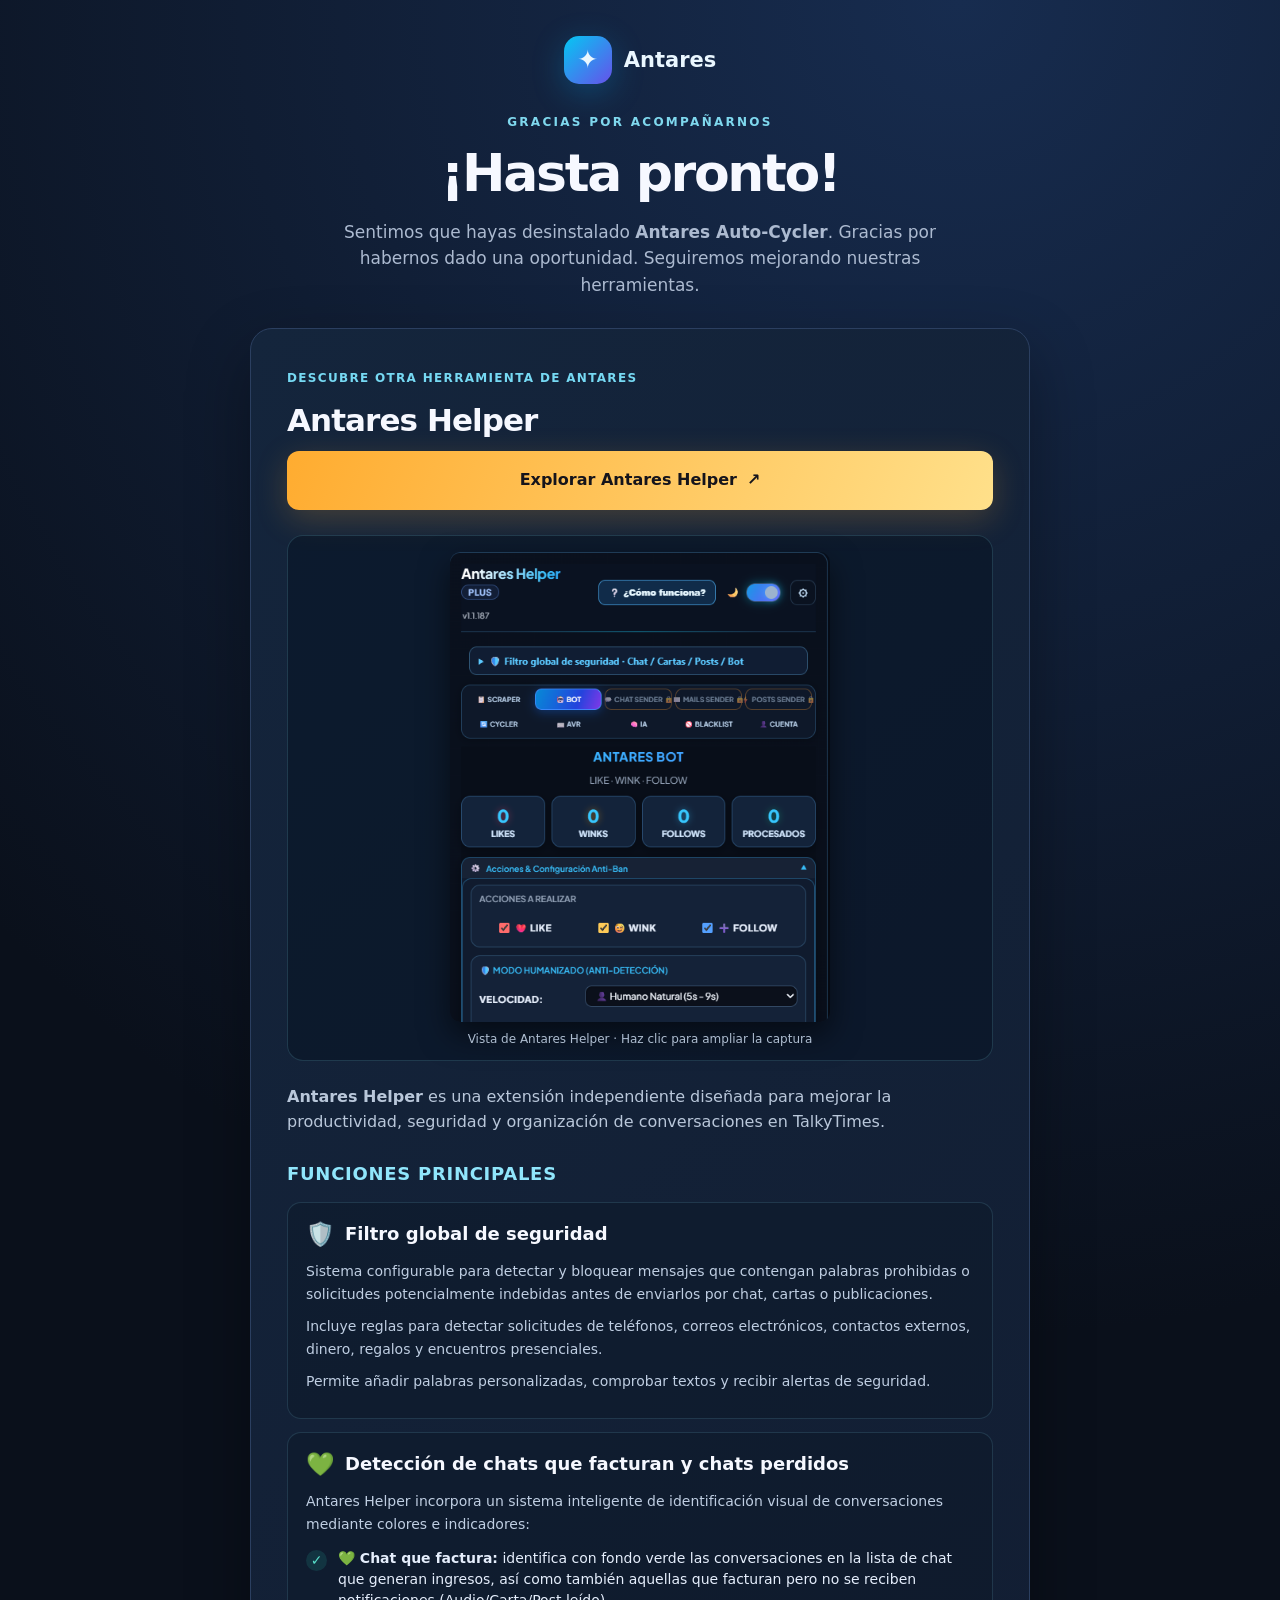
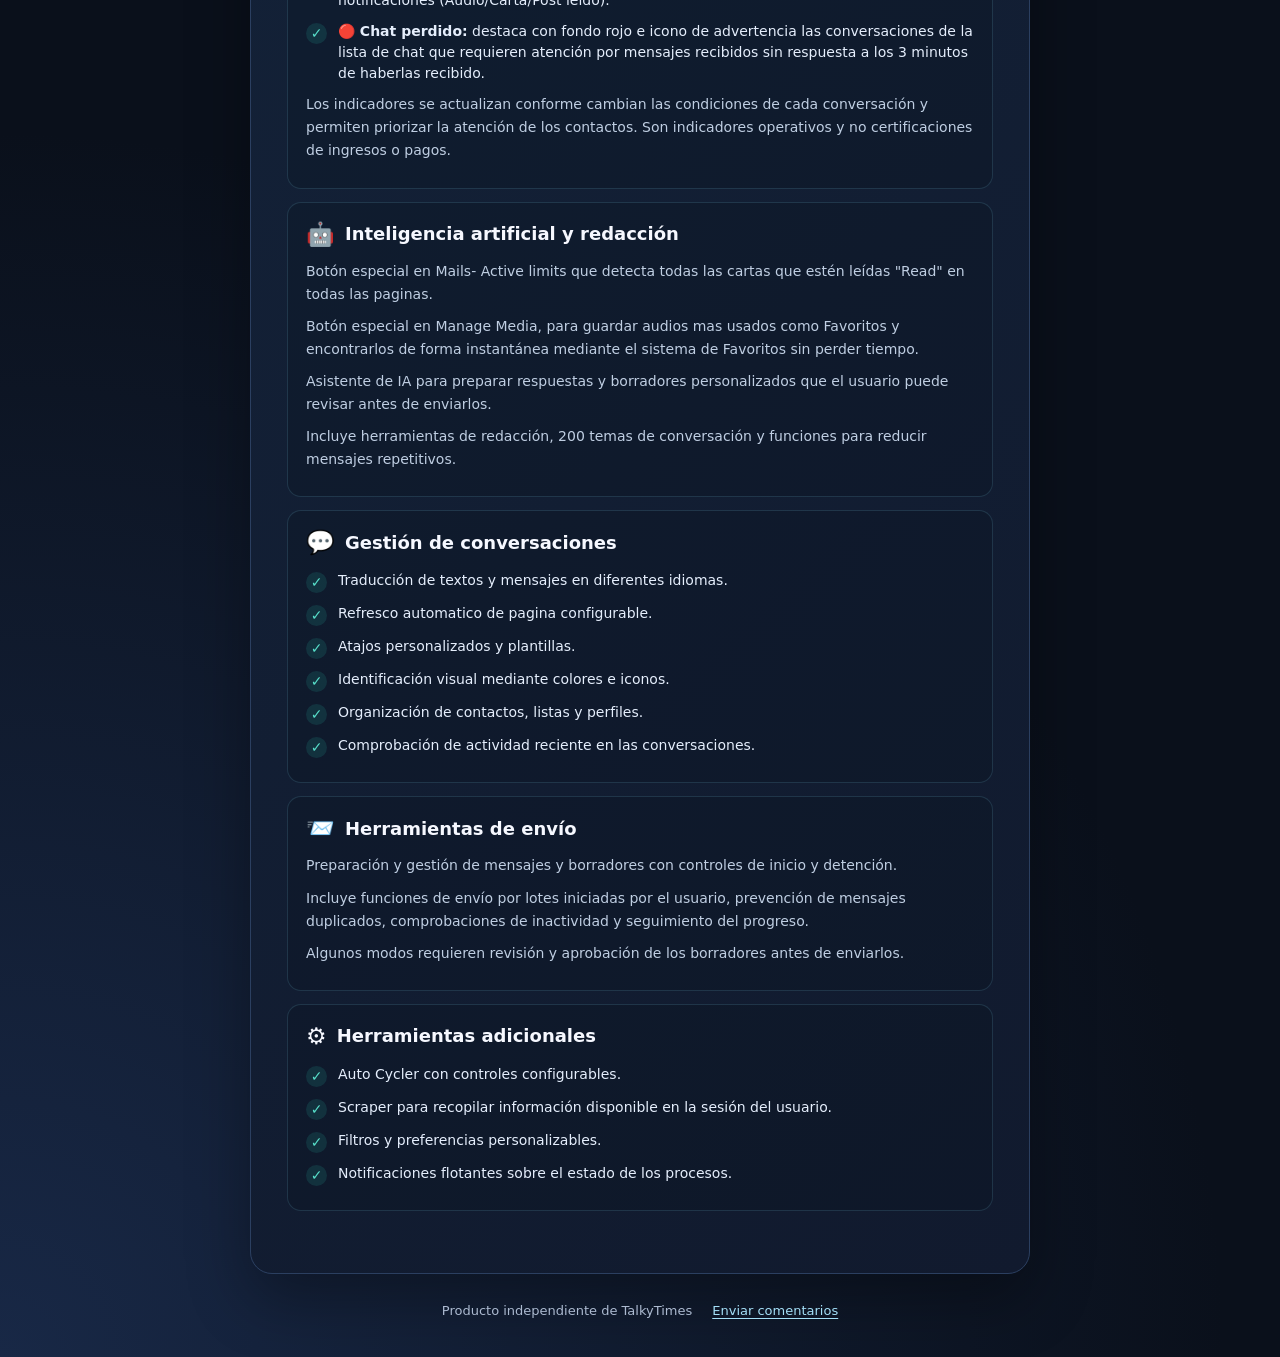
<file: despedida/auto-cycler/index.html>
<!doctype html>
<html lang="es"><head><meta charset="utf-8"><meta name="viewport" content="width=device-width,initial-scale=1"><meta name="robots" content="noindex,nofollow"><meta name="theme-color" content="#0c1322"><title>Hasta pronto — Antares Auto-Cycler</title><style>
:root{color-scheme:dark;--fg:#f6f8ff;--muted:#acbad0;--accent:#23c8e8;--highlight:#ffb443}
*{box-sizing:border-box}body{margin:0;min-height:100vh;display:grid;place-items:center;background:radial-gradient(circle at 75% 0%,#172c4f 0%,transparent 43%),radial-gradient(circle at 0% 100%,#182846 0%,transparent 38%),#0a101b;color:var(--fg);font:16px/1.55 system-ui,-apple-system,Segoe UI,Roboto,sans-serif;padding:36px 18px}
main{max-width:780px;width:100%;text-align:center}header{display:flex;align-items:center;justify-content:center;gap:12px;margin-bottom:29px;color:#eaf7ff;font-weight:800;font-size:21px}
.brand{width:48px;height:48px;display:grid;place-items:center;border-radius:15px;background:linear-gradient(135deg,#04c8f3,#6651ea);box-shadow:0 8px 32px #06a9f344;font-size:25px}
.eyebrow{text-transform:uppercase;letter-spacing:.19em;font-size:12px;font-weight:800;color:#7fd8ee}h1{font-size:clamp(32px,5.5vw,52px);line-height:1.14;letter-spacing:-.045em;margin:12px 0 16px}.intro{max-width:625px;margin:0 auto 30px;color:var(--muted);font-size:17px}
.panel{text-align:left;border:1px solid #2b3f60;background:linear-gradient(140deg,#14253c,#111a2e);padding:clamp(22px,4vw,36px);border-radius:22px;box-shadow:0 24px 64px #0005}
.panel small{color:#76d9f3;font-weight:800;letter-spacing:.11em;text-transform:uppercase;font-size:12px}h2{font-size:clamp(23px,4vw,31px);line-height:1.2;letter-spacing:-.03em;margin:12px 0} .panel p{color:#b9c7da;margin:0 0 18px}
.promo-lead{font-weight:650;color:#d8efff!important}
.features-heading{margin:25px 0 14px;font-size:18px;color:#90e6fc;letter-spacing:.04em;text-transform:uppercase}
.feature-sections{display:grid;gap:13px;margin:0 0 26px}
.feature-section{border:1px solid rgba(127,216,238,.15);border-radius:14px;padding:16px 18px;background:rgba(9,18,31,.28)}
.feature-section h4{display:flex;align-items:center;gap:10px;font-size:18px;line-height:1.35;margin:0 0 10px}
.feature-emoji{font-size:23px}
.feature-section p{font-size:14px;line-height:1.65;margin:9px 0!important;color:#bfcee2}
.feature-section .features{margin:12px 0 8px}
.feature-section .features li{align-items:flex-start;font-size:14px;line-height:1.5}
.feature-section .tick{margin-top:2px}
.features{list-style:none;padding:0;margin:16px 0 26px;display:grid;gap:10px}.features li{display:flex;gap:11px;align-items:center;color:#e5eefc;font-size:15px}.tick{display:grid;place-items:center;min-width:21px;height:21px;border-radius:50%;background:#2ac5ae24;color:#57dec9;font-size:14px;font-weight:900}
.cta{margin:10px 0 25px;display:flex;justify-content:center;align-items:center;gap:10px;background:linear-gradient(110deg,#ffac30,#ffe08a);border-radius:12px;color:#15141b;text-decoration:none;padding:17px 22px;box-shadow:0 9px 32px #ffa93136;font-size:16px;font-weight:850;text-align:center;transition:transform .15s}.cta:hover{transform:translateY(-2px)}.cta:focus-visible,a:focus-visible{outline:3px solid #64e6ff;outline-offset:3px}
.extension-preview{display:flex;align-items:center;flex-direction:column;gap:9px;margin:3px 0 24px;padding:16px 12px 12px;border:1px solid rgba(127,216,238,.17);border-radius:16px;background:rgba(6,16,31,.46)}
.extension-preview a{display:block;max-width:100%;line-height:0;border-radius:10px}
.extension-preview img{display:block;max-width:100%;max-height:470px;width:auto;height:auto;object-fit:contain;border-radius:10px;box-shadow:0 13px 30px #0008}
.extension-preview figcaption{color:#aebdd0;text-align:center;font-size:12px;line-height:1.45}
.extension-preview a:focus-visible{outline:3px solid #64e6ff;outline-offset:4px}
.foot{display:flex;justify-content:center;gap:20px;flex-wrap:wrap;margin-top:27px;color:var(--muted);font-size:13px}.foot a{color:#a4dff7;text-decoration:underline;text-underline-offset:3px}
@media(prefers-reduced-motion:reduce){.cta{transition:none}}@media(max-width:500px){header{font-size:19px}.panel{text-align:left}.intro{font-size:15px}.cta{font-size:15px}}
</style></head><body><main>
<header><span class="brand" aria-hidden="true">✦</span><span>Antares</span></header>
<div class="eyebrow">Gracias por acompañarnos</div>
<h1>¡Hasta pronto!</h1>
<p class="intro">Sentimos que hayas desinstalado <strong>Antares Auto-Cycler</strong>. Gracias por habernos dado una oportunidad. Seguiremos mejorando nuestras herramientas.</p>
<section class="panel" aria-label="Otra extensión de Antares">
<small>Descubre otra herramienta de Antares</small>
<h2>Antares Helper</h2>
<a class="cta" href="https://chromewebstore.google.com/detail/antares-helper/aejfcbeboafobmoghgmbblajlacijkpa" target="_blank" rel="noopener noreferrer" aria-label="Explorar Antares Helper en Chrome Web Store">Explorar Antares Helper <span aria-hidden="true">↗</span></a>
<figure class="extension-preview">
<a href="./vista-antares-helper.png" target="_blank" rel="noopener noreferrer" aria-label="Abrir captura completa de Vista de Antares Helper"><img src="./vista-antares-helper.png" width="479" height="592" loading="lazy" decoding="async" alt="Captura real del panel de Antares Helper, con menú de herramientas, controles del bot, acciones y estadísticas."></a>
<figcaption>Vista de Antares Helper · Haz clic para ampliar la captura</figcaption>
</figure>
<p><strong>Antares Helper</strong> es una extensión independiente diseñada para mejorar la productividad, seguridad y organización de conversaciones en TalkyTimes.</p>
<h3 class="features-heading">Funciones principales</h3>
<div class="feature-sections">
<section class="feature-section">
<h4><span class="feature-emoji" aria-hidden="true">🛡️</span>Filtro global de seguridad</h4>
<p>Sistema configurable para detectar y bloquear mensajes que contengan palabras prohibidas o solicitudes potencialmente indebidas antes de enviarlos por chat, cartas o publicaciones.</p>
<p>Incluye reglas para detectar solicitudes de teléfonos, correos electrónicos, contactos externos, dinero, regalos y encuentros presenciales.</p>
<p>Permite añadir palabras personalizadas, comprobar textos y recibir alertas de seguridad.</p>
</section>
<section class="feature-section">
<h4><span class="feature-emoji" aria-hidden="true">💚</span>Detección de chats que facturan y chats perdidos</h4>
<p>Antares Helper incorpora un sistema inteligente de identificación visual de conversaciones mediante colores e indicadores:</p>
<ul class="features">
<li><span class="tick" aria-hidden="true">✓</span><span><strong>💚 Chat que factura:</strong> identifica con fondo verde las conversaciones en la lista de chat que generan ingresos, así como también aquellas que facturan pero no se reciben notificaciones (Audio/Carta/Post leído).</span></li>
<li><span class="tick" aria-hidden="true">✓</span><span><strong>🔴 Chat perdido:</strong> destaca con fondo rojo e icono de advertencia las conversaciones de la lista de chat que requieren atención por mensajes recibidos sin respuesta a los 3 minutos de haberlas recibido.</span></li>
</ul>
<p>Los indicadores se actualizan conforme cambian las condiciones de cada conversación y permiten priorizar la atención de los contactos. Son indicadores operativos y no certificaciones de ingresos o pagos.</p>
</section>
<section class="feature-section">
<h4><span class="feature-emoji" aria-hidden="true">🤖</span>Inteligencia artificial y redacción</h4>
<p>Botón especial en Mails- Active limits que detecta todas las cartas que estén leídas "Read" en todas las paginas.</p>
<p>Botón especial en Manage Media, para guardar audios mas usados como Favoritos y encontrarlos de forma instantánea mediante el sistema de Favoritos sin perder tiempo.</p>
<p>Asistente de IA para preparar respuestas y borradores personalizados que el usuario puede revisar antes de enviarlos.</p>
<p>Incluye herramientas de redacción, 200 temas de conversación y funciones para reducir mensajes repetitivos.</p>
</section>
<section class="feature-section">
<h4><span class="feature-emoji" aria-hidden="true">💬</span>Gestión de conversaciones</h4>
<ul class="features">
<li><span class="tick" aria-hidden="true">✓</span><span>Traducción de textos y mensajes en diferentes idiomas.</span></li>
<li><span class="tick" aria-hidden="true">✓</span><span>Refresco automatico de pagina configurable.</span></li>
<li><span class="tick" aria-hidden="true">✓</span><span>Atajos personalizados y plantillas.</span></li>
<li><span class="tick" aria-hidden="true">✓</span><span>Identificación visual mediante colores e iconos.</span></li>
<li><span class="tick" aria-hidden="true">✓</span><span>Organización de contactos, listas y perfiles.</span></li>
<li><span class="tick" aria-hidden="true">✓</span><span>Comprobación de actividad reciente en las conversaciones.</span></li>
</ul>
</section>
<section class="feature-section">
<h4><span class="feature-emoji" aria-hidden="true">📨</span>Herramientas de envío</h4>
<p>Preparación y gestión de mensajes y borradores con controles de inicio y detención.</p>
<p>Incluye funciones de envío por lotes iniciadas por el usuario, prevención de mensajes duplicados, comprobaciones de inactividad y seguimiento del progreso.</p>
<p>Algunos modos requieren revisión y aprobación de los borradores antes de enviarlos.</p>
</section>
<section class="feature-section">
<h4><span class="feature-emoji" aria-hidden="true">⚙️</span>Herramientas adicionales</h4>
<ul class="features">
<li><span class="tick" aria-hidden="true">✓</span><span>Auto Cycler con controles configurables.</span></li>
<li><span class="tick" aria-hidden="true">✓</span><span>Scraper para recopilar información disponible en la sesión del usuario.</span></li>
<li><span class="tick" aria-hidden="true">✓</span><span>Filtros y preferencias personalizables.</span></li>
<li><span class="tick" aria-hidden="true">✓</span><span>Notificaciones flotantes sobre el estado de los procesos.</span></li>
</ul>
</section>
</div>
</section>
<nav class="foot" aria-label="Enlaces"><span>Producto independiente de TalkyTimes</span><a href="mailto:antaresagency93@gmail.com?subject=Comentarios%20sobre%20Antares%20Auto-Cycler">Enviar comentarios</a></nav>
</main></body></html>
</file>
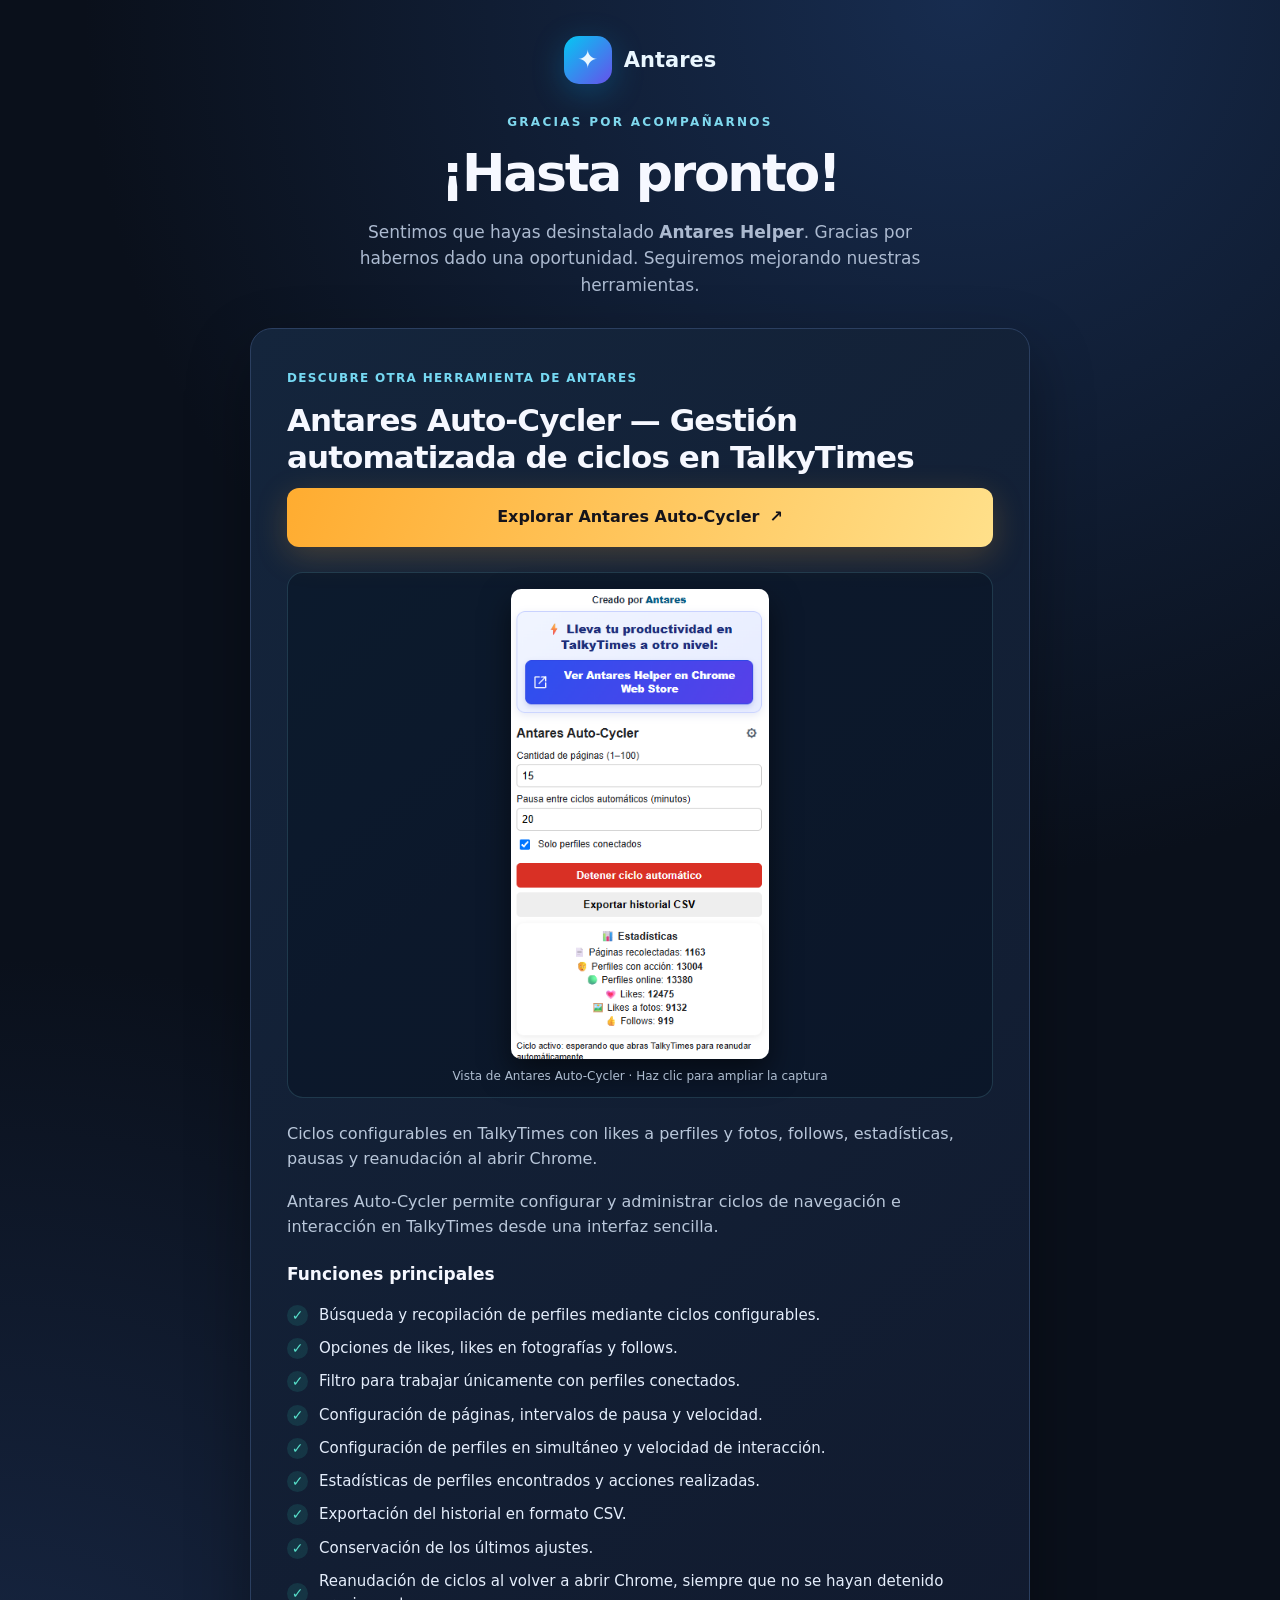
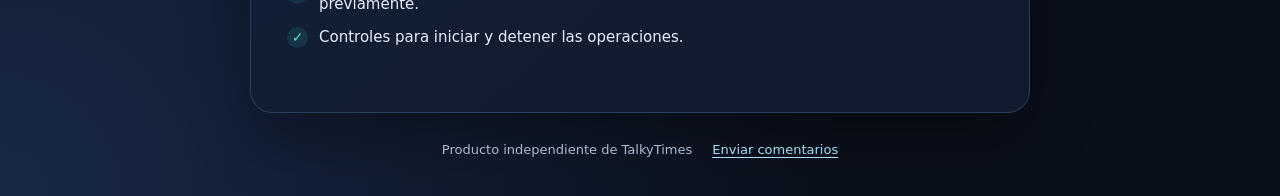
<file: despedida/helper/index.html>
<!doctype html>
<html lang="es"><head><meta charset="utf-8"><meta name="viewport" content="width=device-width,initial-scale=1"><meta name="robots" content="noindex,nofollow"><meta name="theme-color" content="#0c1322"><title>Hasta pronto — Antares Helper</title><style>
:root{color-scheme:dark;--fg:#f6f8ff;--muted:#acbad0;--accent:#23c8e8;--highlight:#ffb443}
*{box-sizing:border-box}body{margin:0;min-height:100vh;display:grid;place-items:center;background:radial-gradient(circle at 75% 0%,#172c4f 0%,transparent 43%),radial-gradient(circle at 0% 100%,#182846 0%,transparent 38%),#0a101b;color:var(--fg);font:16px/1.55 system-ui,-apple-system,Segoe UI,Roboto,sans-serif;padding:36px 18px}
main{max-width:780px;width:100%;text-align:center}header{display:flex;align-items:center;justify-content:center;gap:12px;margin-bottom:29px;color:#eaf7ff;font-weight:800;font-size:21px}
.brand{width:48px;height:48px;display:grid;place-items:center;border-radius:15px;background:linear-gradient(135deg,#04c8f3,#6651ea);box-shadow:0 8px 32px #06a9f344;font-size:25px}
.eyebrow{text-transform:uppercase;letter-spacing:.19em;font-size:12px;font-weight:800;color:#7fd8ee}h1{font-size:clamp(32px,5.5vw,52px);line-height:1.14;letter-spacing:-.045em;margin:12px 0 16px}.intro{max-width:625px;margin:0 auto 30px;color:var(--muted);font-size:17px}
.panel{text-align:left;border:1px solid #2b3f60;background:linear-gradient(140deg,#14253c,#111a2e);padding:clamp(22px,4vw,36px);border-radius:22px;box-shadow:0 24px 64px #0005}
.panel small{color:#76d9f3;font-weight:800;letter-spacing:.11em;text-transform:uppercase;font-size:12px}h2{font-size:clamp(23px,4vw,31px);line-height:1.2;letter-spacing:-.03em;margin:12px 0} .panel p{color:#b9c7da;margin:0 0 18px}
.features-heading{margin:22px 0 8px;color:#f6f8ff;font-size:17px}.features{list-style:none;padding:0;margin:16px 0 26px;display:grid;gap:10px}.features li{display:flex;gap:11px;align-items:center;color:#e5eefc;font-size:15px}.tick{display:grid;place-items:center;min-width:21px;height:21px;border-radius:50%;background:#2ac5ae24;color:#57dec9;font-size:14px;font-weight:900}
.cta{margin:10px 0 25px;display:flex;justify-content:center;align-items:center;gap:10px;background:linear-gradient(110deg,#ffac30,#ffe08a);border-radius:12px;color:#15141b;text-decoration:none;padding:17px 22px;box-shadow:0 9px 32px #ffa93136;font-size:16px;font-weight:850;text-align:center;transition:transform .15s}.cta:hover{transform:translateY(-2px)}.cta:focus-visible,a:focus-visible{outline:3px solid #64e6ff;outline-offset:3px}
.extension-preview{display:flex;align-items:center;flex-direction:column;gap:9px;margin:3px 0 24px;padding:16px 12px 12px;border:1px solid rgba(127,216,238,.17);border-radius:16px;background:rgba(6,16,31,.46)}
.extension-preview a{display:block;max-width:100%;line-height:0;border-radius:10px}
.extension-preview img{display:block;max-width:100%;max-height:470px;width:auto;height:auto;object-fit:contain;border-radius:10px;box-shadow:0 13px 30px #0008}
.extension-preview figcaption{color:#aebdd0;text-align:center;font-size:12px;line-height:1.45}
.extension-preview a:focus-visible{outline:3px solid #64e6ff;outline-offset:4px}
.foot{display:flex;justify-content:center;gap:20px;flex-wrap:wrap;margin-top:27px;color:var(--muted);font-size:13px}.foot a{color:#a4dff7;text-decoration:underline;text-underline-offset:3px}
@media(prefers-reduced-motion:reduce){.cta{transition:none}}@media(max-width:500px){header{font-size:19px}.panel{text-align:left}.intro{font-size:15px}.cta{font-size:15px}}
</style></head><body><main>
<header><span class="brand" aria-hidden="true">✦</span><span>Antares</span></header>
<div class="eyebrow">Gracias por acompañarnos</div>
<h1>¡Hasta pronto!</h1>
<p class="intro">Sentimos que hayas desinstalado <strong>Antares Helper</strong>. Gracias por habernos dado una oportunidad. Seguiremos mejorando nuestras herramientas.</p>
<section class="panel" aria-label="Otra extensión de Antares">
<small>Descubre otra herramienta de Antares</small>
<h2>Antares Auto-Cycler — Gestión automatizada de ciclos en TalkyTimes</h2>
<a class="cta" href="https://chromewebstore.google.com/detail/talkytimes-auto-cycler-v2/hfdmoahodogomlkhogbjhjjdheeadiec" target="_blank" rel="noopener noreferrer" aria-label="Explorar Antares Auto-Cycler en Chrome Web Store">Explorar Antares Auto-Cycler <span aria-hidden="true">↗</span></a>
<figure class="extension-preview">
<a href="./vista-antares-auto-cycler.png" target="_blank" rel="noopener noreferrer" aria-label="Abrir captura completa de Vista de Antares Auto-Cycler"><img src="./vista-antares-auto-cycler.png" width="326" height="595" loading="lazy" decoding="async" alt="Captura real del panel de Antares Auto-Cycler, con opciones de páginas, pausa entre ciclos, filtros y estadísticas de actividad."></a>
<figcaption>Vista de Antares Auto-Cycler · Haz clic para ampliar la captura</figcaption>
</figure>
<p>Ciclos configurables en TalkyTimes con likes a perfiles y fotos, follows, estadísticas, pausas y reanudación al abrir Chrome.</p>
<p>Antares Auto-Cycler permite configurar y administrar ciclos de navegación e interacción en TalkyTimes desde una interfaz sencilla.</p>
<h3 class="features-heading">Funciones principales</h3>
<ul class="features">
<li><span class="tick" aria-hidden="true">✓</span><span>Búsqueda y recopilación de perfiles mediante ciclos configurables.</span></li>
<li><span class="tick" aria-hidden="true">✓</span><span>Opciones de likes, likes en fotografías y follows.</span></li>
<li><span class="tick" aria-hidden="true">✓</span><span>Filtro para trabajar únicamente con perfiles conectados.</span></li>
<li><span class="tick" aria-hidden="true">✓</span><span>Configuración de páginas, intervalos de pausa y velocidad.</span></li>
<li><span class="tick" aria-hidden="true">✓</span><span>Configuración de perfiles en simultáneo y velocidad de interacción.</span></li>
<li><span class="tick" aria-hidden="true">✓</span><span>Estadísticas de perfiles encontrados y acciones realizadas.</span></li>
<li><span class="tick" aria-hidden="true">✓</span><span>Exportación del historial en formato CSV.</span></li>
<li><span class="tick" aria-hidden="true">✓</span><span>Conservación de los últimos ajustes.</span></li>
<li><span class="tick" aria-hidden="true">✓</span><span>Reanudación de ciclos al volver a abrir Chrome, siempre que no se hayan detenido previamente.</span></li>
<li><span class="tick" aria-hidden="true">✓</span><span>Controles para iniciar y detener las operaciones.</span></li>
</ul>
</section>
<nav class="foot" aria-label="Enlaces"><span>Producto independiente de TalkyTimes</span><a href="mailto:antaresagency93@gmail.com?subject=Comentarios%20sobre%20Antares%20Helper">Enviar comentarios</a></nav>
</main><script src="./uninstall.js" defer></script></body></html>
</file>
<file: styles.css>
*{box-sizing:border-box}html{scroll-behavior:smooth}body{margin:0;background:#090f1b;color:#e6f1ff;font:15px/1.55 system-ui,-apple-system,Segoe UI,Arial,sans-serif}a{color:inherit;text-decoration:none}button,input{font:inherit}button{cursor:pointer}::selection{background:#1e73d5;color:#fff}.page-shell{display:grid;grid-template-columns:255px minmax(0,1fr);min-height:100vh}.sidebar{position:sticky;top:0;height:100vh;overflow-y:auto;background:#0c1626;border-right:1px solid #1e3752;display:flex;flex-direction:column;padding:24px 16px 16px;z-index:6}.brand{display:flex;align-items:center;gap:11px;margin-bottom:32px;padding:0 7px}.logo{display:grid;place-items:center;width:38px;height:38px;background:linear-gradient(130deg,#0aa3ff,#7442f4);border-radius:12px;font-weight:900;font-size:13px;box-shadow:0 6px 18px #015aff44}.brand strong{display:block;font-size:18px}.brand em{font-style:normal;color:#3ab7ff}.brand small{display:block;font-size:10px;letter-spacing:2px;color:#8eabc6;font-weight:800}.side-head{font-size:10px;letter-spacing:1.8px;color:#718cac;font-weight:750;margin:0 12px 9px}.sidebar nav{display:grid;gap:3px}.sidebar nav a{display:flex;align-items:center;gap:12px;padding:9px 11px;color:#a7bed6;border-radius:9px;font-size:13px;font-weight:600;border:1px solid transparent}.sidebar nav a:hover{background:#162b46;color:#e8f7ff}.sidebar nav a.active{color:#e9f8ff;background:linear-gradient(110deg,#123e65,#1a315e);border-color:#236ba4}.nav-icon{font-size:19px;display:inline-grid;place-items:center;width:22px;color:#3abbff}.side-foot{margin-top:auto;padding:24px 9px 0;color:#c6e7ff;font-size:11px}.side-foot small{color:#7691ac}.dot{display:inline-block;background:#0bd6a0;width:7px;height:7px;border-radius:50%;box-shadow:0 0 0 4px #0bd6a01b;margin-right:5px}.main{min-width:0}.topbar{height:67px;display:flex;align-items:center;justify-content:space-between;gap:12px;background:#0c1628c7;border-bottom:1px solid #1f354e;padding:0 30px;position:sticky;top:0;z-index:4;backdrop-filter:blur(12px);color:#8da6c0;font-size:13px}.topbar strong{color:#edf7ff}.outline-link{padding:7px 12px;border-radius:9px;border:1px solid #35536d;color:#b7d8ff}.outline-link:hover{border-color:#20aef5}.mobile-nav{display:none;background:#122943;border:1px solid #32638f;color:#fff;border-radius:9px;font-size:19px;padding:4px 12px}.inner{max-width:1100px;margin:auto;padding:40px 36px 48px}.hero{border:1px solid #1f466a;border-radius:18px;background:radial-gradient(circle at 80% 20%,#173571,transparent 42%),linear-gradient(120deg,#111e37,#0e1728);padding:38px;display:grid;grid-template-columns:1.4fr .8fr;gap:20px;min-height:290px;overflow:hidden}.pill{display:inline-block;background:#14446a;color:#92dcff;font-size:11px;letter-spacing:1.3px;font-weight:800;border-radius:30px;padding:7px 12px}.hero h1{font-size:clamp(32px,4.2vw,49px);line-height:1.11;letter-spacing:-1.5px;margin:19px 0}.hero h1 span{background:linear-gradient(100deg,#34d5ff,#9078ff);background-clip:text;color:transparent}.hero p{color:#a8c4df;max-width:540px;font-size:15px;margin-bottom:21px}.primary-link{display:inline-flex;gap:18px;align-items:center;background:#138ef4;border:1px solid #38adff;border-radius:9px;color:#fff;padding:11px 17px;font-weight:750;font-size:13px}.primary-link:hover{background:#2677e7}.primary-link span{font-size:20px}.hero-design{align-self:stretch;border:1px solid #275680;border-radius:17px;background:radial-gradient(circle at 50% 50%,#213e87,transparent 65%),#101d34;display:flex;align-items:center;justify-content:center;flex-direction:column;gap:13px;box-shadow:inset 0 0 60px #02060c55}.visual-pill{font-size:10px;letter-spacing:2px;color:#8dbce5}.visual-symbol{width:112px;height:112px;display:grid;place-items:center;border-radius:35px;background:linear-gradient(140deg,#12c4ff,#4541e9,#a233ec);font-size:75px;font-weight:900;line-height:1;box-shadow:0 20px 50px #177bef55}.visual-grid{display:flex;gap:5px}.visual-grid i{display:block;height:5px;width:28px;background:#3d9feb;border-radius:6px}.visual-grid i:nth-child(2){background:#7855ea}.visual-foot{color:#95afc9;font-size:9px;letter-spacing:2px}.search-wrap{height:60px;display:flex;align-items:center;gap:13px;background:#121f33;border:1px solid #2a4b6a;border-radius:12px;margin-top:22px;padding:0 17px}.search-wrap span{font-size:26px;color:#5bc7ff}.search-wrap input{flex:1;min-width:0;background:transparent;border:0;outline:0;color:#fff}.search-wrap input::placeholder{color:#7f98b5}.search-wrap kbd{border:1px solid #32506c;border-radius:5px;padding:4px 6px;color:#90acc9;font:10px system-ui}.results-bar{padding:18px 3px 7px;color:#8faac4;font-size:12px}.topic{scroll-margin-top:87px;border:1px solid #28425e;background:#0d1b2d;border-radius:15px;margin:19px 0 29px;overflow:hidden}.topic-header{display:flex;align-items:flex-start;gap:18px;border-bottom:1px solid #213a58;padding:25px 27px;background:linear-gradient(90deg,#132643,#102036)}.topic-symbol{display:grid;place-items:center;width:45px;height:45px;flex:0 0 45px;background:linear-gradient(135deg,#124b81,#383e99);border:1px solid #3773a8;border-radius:13px;font-size:26px;color:#d8f5ff}.eyebrow{font-size:11px;letter-spacing:1.6px;color:#59d1fa;font-weight:850;text-transform:uppercase}.topic h2{font-size:23px;line-height:1.25;margin:4px 0 6px;letter-spacing:-.5px}.topic-header p{margin:0;color:#94b2cf;font-size:13px}.feature-list{padding:7px 26px 15px}.feature{display:grid;grid-template-columns:minmax(0,1fr) minmax(165px,.43fr);gap:18px;padding:18px 0;border-bottom:1px solid #1d344f}.feature:last-child{border-bottom:0}.feature h3{margin:0 0 6px;font-size:15px;color:#effaff}.feature p{margin:0;color:#afc4dc;font-size:13px;line-height:1.65}.feature aside{border-left:2px solid #189dcf;padding:6px 10px;background:#0b263d;color:#7edaff;border-radius:0 8px 8px 0;font-size:12px;align-self:center}.bottom-note,.extension-only{padding:22px 27px;border:1px solid #365273;background:#101f34;border-radius:14px;margin-top:30px}.bottom-note strong{color:#fff}.bottom-note p,.extension-only p{color:#9db7d0;font-size:13px}.extension-only h2{font-size:20px;margin:0}.config-row{display:flex;gap:10px}.config-row input{background:#071527;color:#e9f4ff;border:1px solid #48617f;border-radius:9px;padding:11px;min-width:0;flex:1}.config-row button{background:#168eef;border:0;border-radius:9px;padding:11px 15px;color:#fff;font-weight:750}.config-msg{min-height:20px}footer{color:#6988a5;font-size:11px;padding-top:33px}.empty{margin:25px 0;padding:35px;border:1px dashed #426281;border-radius:14px;color:#abcee8}.empty h2{margin-top:0}.topic[hidden],#emptyResults[hidden],.extension-only[hidden]{display:none!important}@media(max-width:900px){.page-shell{grid-template-columns:210px minmax(0,1fr)}.inner{padding:26px 22px}.hero{padding:28px;grid-template-columns:1fr}.hero-design{display:none}.feature{grid-template-columns:1fr;gap:8px}.feature aside{max-width:none}}@media(max-width:650px){.page-shell{display:block}.sidebar{position:fixed;left:-280px;width:255px;transition:left .2s;box-shadow:20px 0 50px #0008}.sidebar.open{left:0}.mobile-nav{display:block}.topbar{padding:0 14px;height:59px}.top-name{font-size:12px}.outline-link{font-size:11px;padding:6px}.inner{padding:16px 13px}.hero{padding:26px 21px;min-height:0}.hero h1{letter-spacing:-1px}.topic-header{padding:20px 16px}.feature-list{padding:5px 16px 12px}.search-wrap kbd{display:none}.topic{scroll-margin-top:67px}.config-row{flex-direction:column}}
/* Centro de Ayuda con contenido editable */
.edit-link{border:1px solid #2a6688;background:#132b40;border-radius:9px;padding:7px 12px;color:#91e0ff;font-weight:700;white-space:nowrap}.edit-link:hover{background:#20557a}.richtext>p{margin:0 0 7px!important}.richtext>p:last-child{margin-bottom:0!important}.richtext ul{padding-left:18px;color:#b7cce3;font-size:13px}.feature aside p{color:inherit!important;margin:0}.feature-image,.inline-img{max-width:100%;height:auto;max-height:360px;object-fit:contain;border-radius:9px;margin:12px 0 0;border:1px solid #29485e}.inline-img{display:block}.content-link{color:#51caff;text-decoration:underline;text-underline-offset:3px}.load-error{border:1px solid #a24c4c;border-radius:9px;color:#ffb5b5;padding:18px}.side-foot{line-height:1.8}@media(max-width:650px){.edit-link{font-size:11px;padding:6px 8px}}
</file>
<file: Antares_Centro_de_Ayuda_GitHub_Listo_para_Subir/styles.css>
*{box-sizing:border-box}html{scroll-behavior:smooth}body{margin:0;background:#090f1b;color:#e6f1ff;font:15px/1.55 system-ui,-apple-system,Segoe UI,Arial,sans-serif}a{color:inherit;text-decoration:none}button,input{font:inherit}button{cursor:pointer}::selection{background:#1e73d5;color:#fff}.page-shell{display:grid;grid-template-columns:255px minmax(0,1fr);min-height:100vh}.sidebar{position:sticky;top:0;height:100vh;overflow-y:auto;background:#0c1626;border-right:1px solid #1e3752;display:flex;flex-direction:column;padding:24px 16px 16px;z-index:6}.brand{display:flex;align-items:center;gap:11px;margin-bottom:32px;padding:0 7px}.logo{display:grid;place-items:center;width:38px;height:38px;background:linear-gradient(130deg,#0aa3ff,#7442f4);border-radius:12px;font-weight:900;font-size:13px;box-shadow:0 6px 18px #015aff44}.brand strong{display:block;font-size:18px}.brand em{font-style:normal;color:#3ab7ff}.brand small{display:block;font-size:10px;letter-spacing:2px;color:#8eabc6;font-weight:800}.side-head{font-size:10px;letter-spacing:1.8px;color:#718cac;font-weight:750;margin:0 12px 9px}.sidebar nav{display:grid;gap:3px}.sidebar nav a{display:flex;align-items:center;gap:12px;padding:9px 11px;color:#a7bed6;border-radius:9px;font-size:13px;font-weight:600;border:1px solid transparent}.sidebar nav a:hover{background:#162b46;color:#e8f7ff}.sidebar nav a.active{color:#e9f8ff;background:linear-gradient(110deg,#123e65,#1a315e);border-color:#236ba4}.nav-icon{font-size:19px;display:inline-grid;place-items:center;width:22px;color:#3abbff}.side-foot{margin-top:auto;padding:24px 9px 0;color:#c6e7ff;font-size:11px}.side-foot small{color:#7691ac}.dot{display:inline-block;background:#0bd6a0;width:7px;height:7px;border-radius:50%;box-shadow:0 0 0 4px #0bd6a01b;margin-right:5px}.main{min-width:0}.topbar{height:67px;display:flex;align-items:center;justify-content:space-between;gap:12px;background:#0c1628c7;border-bottom:1px solid #1f354e;padding:0 30px;position:sticky;top:0;z-index:4;backdrop-filter:blur(12px);color:#8da6c0;font-size:13px}.topbar strong{color:#edf7ff}.outline-link{padding:7px 12px;border-radius:9px;border:1px solid #35536d;color:#b7d8ff}.outline-link:hover{border-color:#20aef5}.mobile-nav{display:none;background:#122943;border:1px solid #32638f;color:#fff;border-radius:9px;font-size:19px;padding:4px 12px}.inner{max-width:1100px;margin:auto;padding:40px 36px 48px}.hero{border:1px solid #1f466a;border-radius:18px;background:radial-gradient(circle at 80% 20%,#173571,transparent 42%),linear-gradient(120deg,#111e37,#0e1728);padding:38px;display:grid;grid-template-columns:1.4fr .8fr;gap:20px;min-height:290px;overflow:hidden}.pill{display:inline-block;background:#14446a;color:#92dcff;font-size:11px;letter-spacing:1.3px;font-weight:800;border-radius:30px;padding:7px 12px}.hero h1{font-size:clamp(32px,4.2vw,49px);line-height:1.11;letter-spacing:-1.5px;margin:19px 0}.hero h1 span{background:linear-gradient(100deg,#34d5ff,#9078ff);background-clip:text;color:transparent}.hero p{color:#a8c4df;max-width:540px;font-size:15px;margin-bottom:21px}.primary-link{display:inline-flex;gap:18px;align-items:center;background:#138ef4;border:1px solid #38adff;border-radius:9px;color:#fff;padding:11px 17px;font-weight:750;font-size:13px}.primary-link:hover{background:#2677e7}.primary-link span{font-size:20px}.hero-design{align-self:stretch;border:1px solid #275680;border-radius:17px;background:radial-gradient(circle at 50% 50%,#213e87,transparent 65%),#101d34;display:flex;align-items:center;justify-content:center;flex-direction:column;gap:13px;box-shadow:inset 0 0 60px #02060c55}.visual-pill{font-size:10px;letter-spacing:2px;color:#8dbce5}.visual-symbol{width:112px;height:112px;display:grid;place-items:center;border-radius:35px;background:linear-gradient(140deg,#12c4ff,#4541e9,#a233ec);font-size:75px;font-weight:900;line-height:1;box-shadow:0 20px 50px #177bef55}.visual-grid{display:flex;gap:5px}.visual-grid i{display:block;height:5px;width:28px;background:#3d9feb;border-radius:6px}.visual-grid i:nth-child(2){background:#7855ea}.visual-foot{color:#95afc9;font-size:9px;letter-spacing:2px}.search-wrap{height:60px;display:flex;align-items:center;gap:13px;background:#121f33;border:1px solid #2a4b6a;border-radius:12px;margin-top:22px;padding:0 17px}.search-wrap span{font-size:26px;color:#5bc7ff}.search-wrap input{flex:1;min-width:0;background:transparent;border:0;outline:0;color:#fff}.search-wrap input::placeholder{color:#7f98b5}.search-wrap kbd{border:1px solid #32506c;border-radius:5px;padding:4px 6px;color:#90acc9;font:10px system-ui}.results-bar{padding:18px 3px 7px;color:#8faac4;font-size:12px}.topic{scroll-margin-top:87px;border:1px solid #28425e;background:#0d1b2d;border-radius:15px;margin:19px 0 29px;overflow:hidden}.topic-header{display:flex;align-items:flex-start;gap:18px;border-bottom:1px solid #213a58;padding:25px 27px;background:linear-gradient(90deg,#132643,#102036)}.topic-symbol{display:grid;place-items:center;width:45px;height:45px;flex:0 0 45px;background:linear-gradient(135deg,#124b81,#383e99);border:1px solid #3773a8;border-radius:13px;font-size:26px;color:#d8f5ff}.eyebrow{font-size:11px;letter-spacing:1.6px;color:#59d1fa;font-weight:850;text-transform:uppercase}.topic h2{font-size:23px;line-height:1.25;margin:4px 0 6px;letter-spacing:-.5px}.topic-header p{margin:0;color:#94b2cf;font-size:13px}.feature-list{padding:7px 26px 15px}.feature{display:grid;grid-template-columns:minmax(0,1fr) minmax(165px,.43fr);gap:18px;padding:18px 0;border-bottom:1px solid #1d344f}.feature:last-child{border-bottom:0}.feature h3{margin:0 0 6px;font-size:15px;color:#effaff}.feature p{margin:0;color:#afc4dc;font-size:13px;line-height:1.65}.feature aside{border-left:2px solid #189dcf;padding:6px 10px;background:#0b263d;color:#7edaff;border-radius:0 8px 8px 0;font-size:12px;align-self:center}.bottom-note,.extension-only{padding:22px 27px;border:1px solid #365273;background:#101f34;border-radius:14px;margin-top:30px}.bottom-note strong{color:#fff}.bottom-note p,.extension-only p{color:#9db7d0;font-size:13px}.extension-only h2{font-size:20px;margin:0}.config-row{display:flex;gap:10px}.config-row input{background:#071527;color:#e9f4ff;border:1px solid #48617f;border-radius:9px;padding:11px;min-width:0;flex:1}.config-row button{background:#168eef;border:0;border-radius:9px;padding:11px 15px;color:#fff;font-weight:750}.config-msg{min-height:20px}footer{color:#6988a5;font-size:11px;padding-top:33px}.empty{margin:25px 0;padding:35px;border:1px dashed #426281;border-radius:14px;color:#abcee8}.empty h2{margin-top:0}.topic[hidden],#emptyResults[hidden],.extension-only[hidden]{display:none!important}@media(max-width:900px){.page-shell{grid-template-columns:210px minmax(0,1fr)}.inner{padding:26px 22px}.hero{padding:28px;grid-template-columns:1fr}.hero-design{display:none}.feature{grid-template-columns:1fr;gap:8px}.feature aside{max-width:none}}@media(max-width:650px){.page-shell{display:block}.sidebar{position:fixed;left:-280px;width:255px;transition:left .2s;box-shadow:20px 0 50px #0008}.sidebar.open{left:0}.mobile-nav{display:block}.topbar{padding:0 14px;height:59px}.top-name{font-size:12px}.outline-link{font-size:11px;padding:6px}.inner{padding:16px 13px}.hero{padding:26px 21px;min-height:0}.hero h1{letter-spacing:-1px}.topic-header{padding:20px 16px}.feature-list{padding:5px 16px 12px}.search-wrap kbd{display:none}.topic{scroll-margin-top:67px}.config-row{flex-direction:column}}
/* Centro de Ayuda con contenido editable */
.edit-link{border:1px solid #2a6688;background:#132b40;border-radius:9px;padding:7px 12px;color:#91e0ff;font-weight:700;white-space:nowrap}.edit-link:hover{background:#20557a}.richtext>p{margin:0 0 7px!important}.richtext>p:last-child{margin-bottom:0!important}.richtext ul{padding-left:18px;color:#b7cce3;font-size:13px}.feature aside p{color:inherit!important;margin:0}.feature-image,.inline-img{max-width:100%;height:auto;max-height:360px;object-fit:contain;border-radius:9px;margin:12px 0 0;border:1px solid #29485e}.inline-img{display:block}.content-link{color:#51caff;text-decoration:underline;text-underline-offset:3px}.load-error{border:1px solid #a24c4c;border-radius:9px;color:#ffb5b5;padding:18px}.side-foot{line-height:1.8}@media(max-width:650px){.edit-link{font-size:11px;padding:6px 8px}}
</file>
